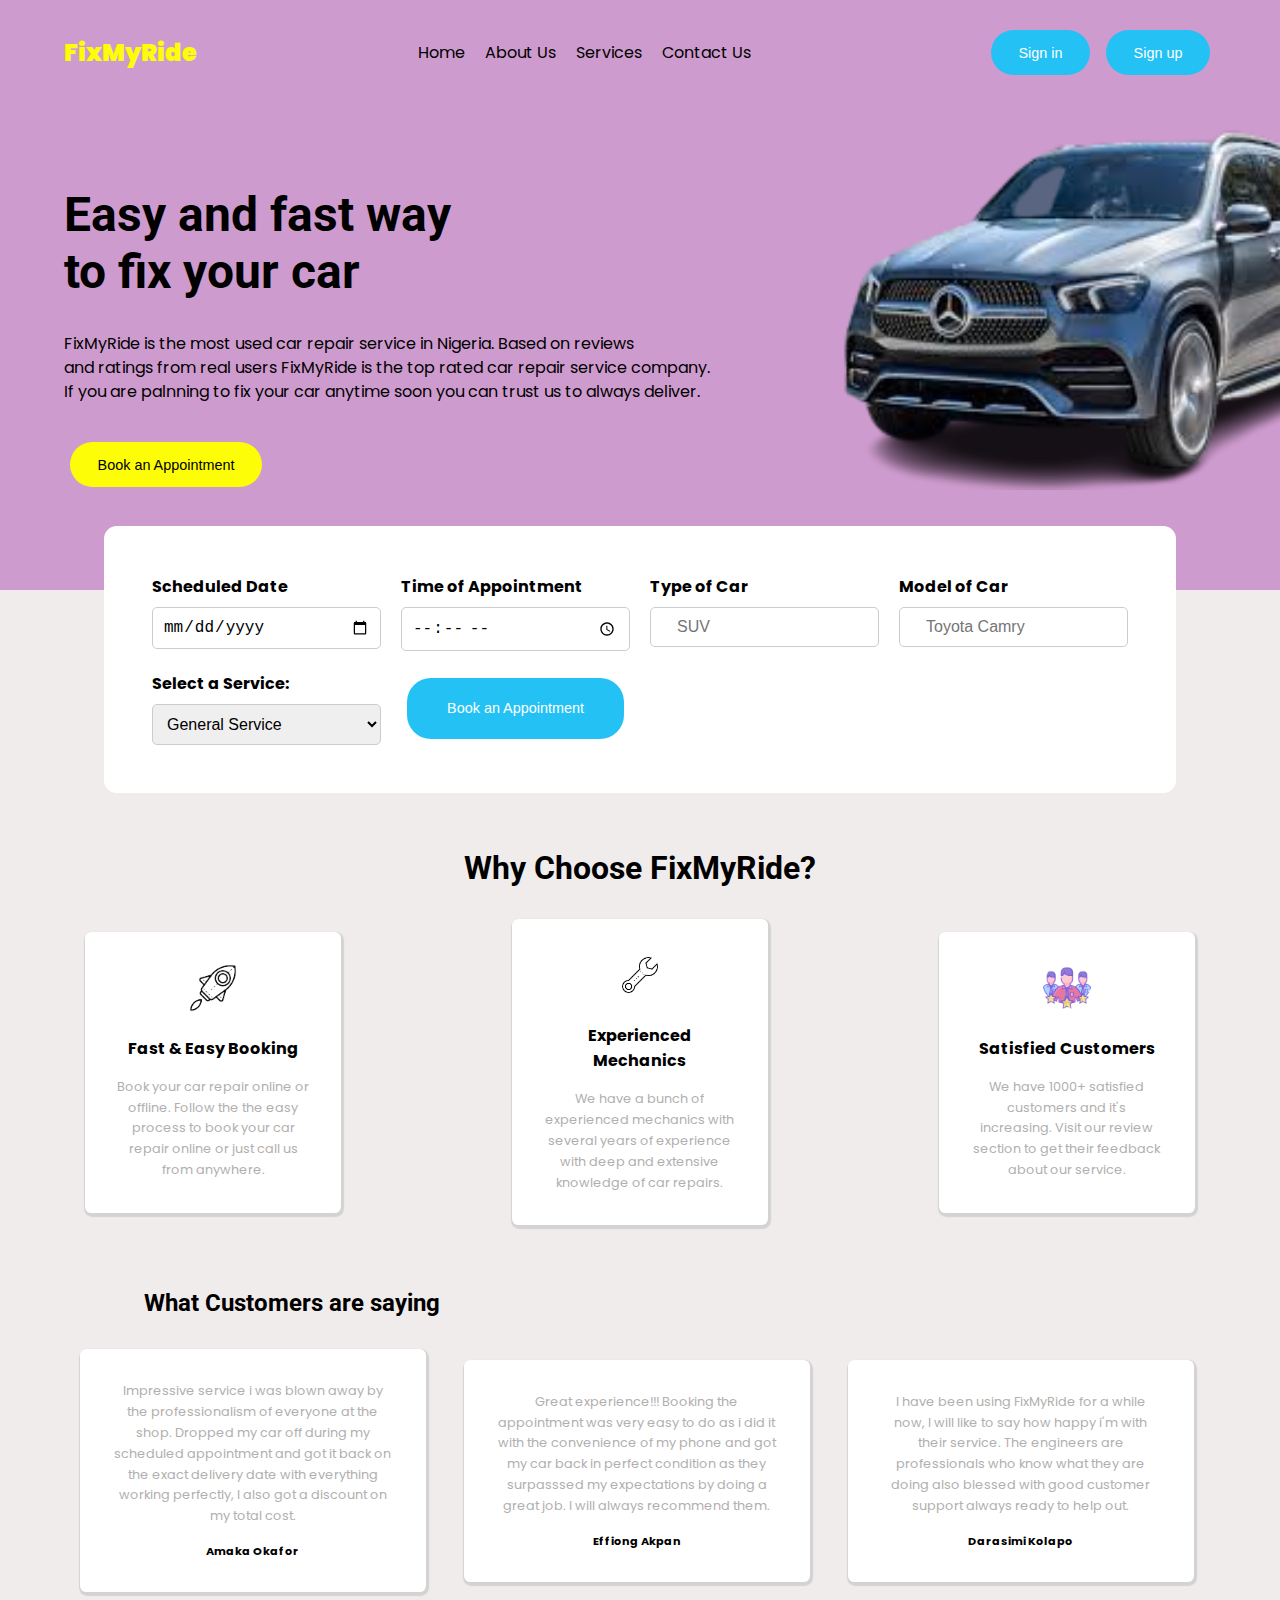
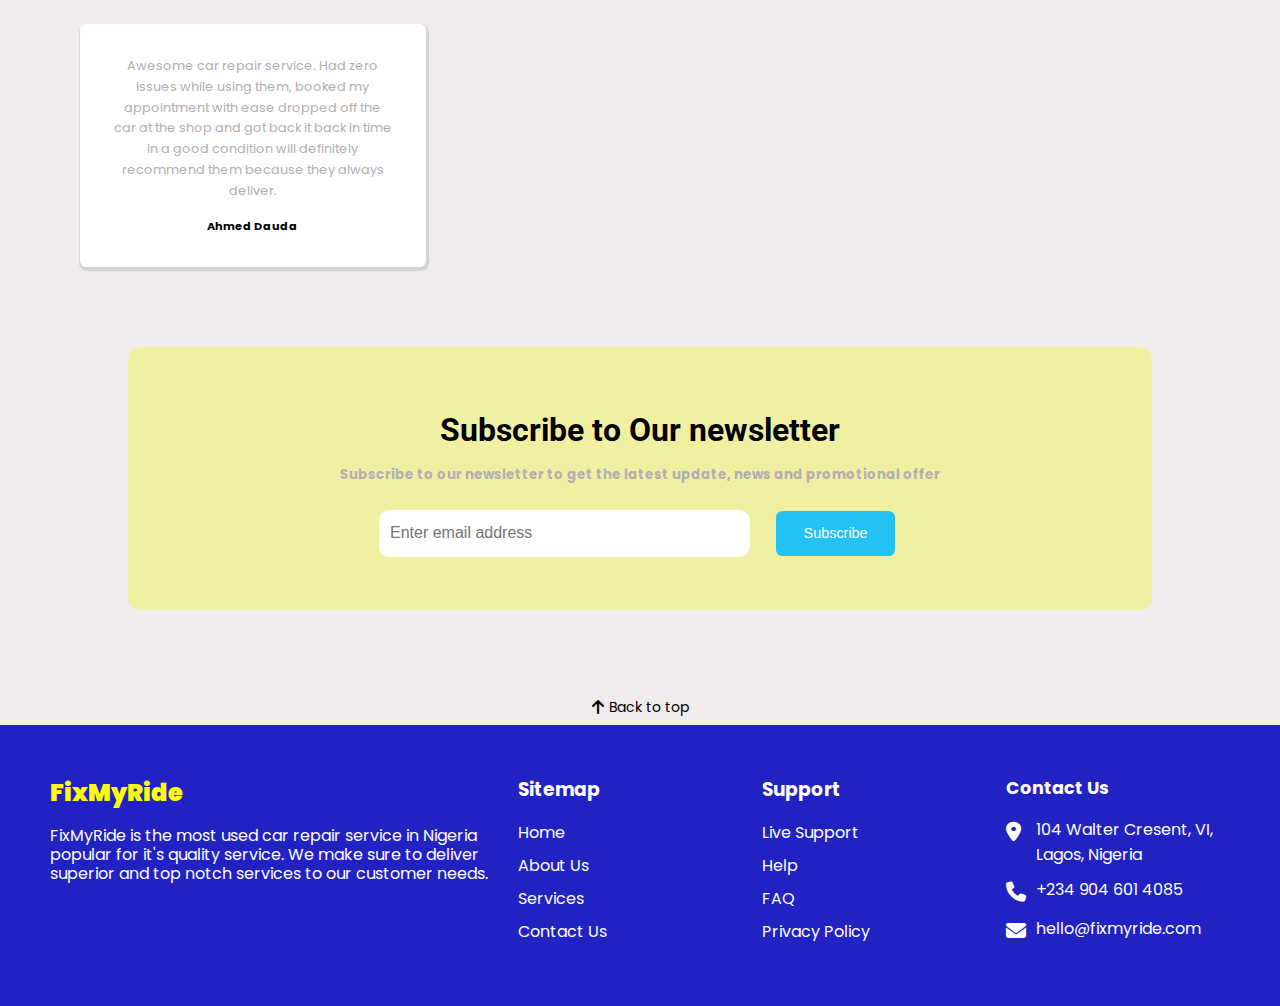
<file: index.html>
<!DOCTYPE html>
<html lang="en">
  <head>
    <meta charset="UTF-8" />
    <meta http-equiv="X-UA-Compatible" content="IE=edge" />
    <meta name="viewport" content="width=device-width, initial-scale=1.0" />
    <title>FixMyRide</title>
    <link
      rel="stylesheet"
      href="https://cdnjs.cloudflare.com/ajax/libs/font-awesome/6.4.0/css/all.min.css"
    />
    <link rel="stylesheet" href="style.css" />
  </head>
  <body>
    <main>
      <!-- Naviagtion -->
      <header>
        <div class="navigation">
          <nav>
            <div class="logo">
              <h2>FixMyRide</h2>
            </div>

            <div class="nav-list">
              <ul class="menu">
                <li><a href="#">Home</a></li>
                <li><a href="about.html">About Us</a></li>
                <li><a href="services.html">Services</a></li>
                <li><a href="#contact">Contact Us</a></li>
              </ul>

              <div class="right-nav">
                <button class="btn-sign-in">
                  <a href="customer-sign-in.html">Sign in</a>
                </button>
                <button class="btn-sign-up">
                  <a href="customer-sign-up.html">Sign up</a>
                </button>
              </div>
            </div>

            <div class="hamburger-menu">
              <span class="bar"></span>
              <span class="bar"></span>
              <span class="bar"></span>
            </div>
          </nav>
        </div>
      </header>

      <!-- Hero Section -->
      <section class="hero-section">
        <div class="left-section">
          <h1>
            Easy and fast way <br />
            to fix your car
          </h1>
          <p>
            FixMyRide is the most used car repair service in Nigeria. Based on
            reviews <br />
            and ratings from real users FixMyRide is the top rated car repair
            service company. <br />
            If you are palnning to fix your car anytime soon you can trust us to
            always deliver.
          </p>
          <button type="button" class="appointment">
            <a href="#appointment">Book an Appointment</a>
          </button>
        </div>

        <div class="right-section">
          <img src="images/benz.png" alt="" />
        </div>
      </section>

      <!-- Appointment Section -->
      <section class="appointment-section" id="appointment">
        <div class="appointment-container">
          <form action="http://localhost:5000/appointments" id="appointment-form" method="POST">
            <div class="form-field">
              <label for="date">Scheduled Date</label>
              <input type="date" name="date" id="date" />
            </div>

            <div class="form-field">
              <label for="time">Time of Appointment</label>
              <input type="time" name="time" id="time" />
            </div>

            <div class="form-field">
              <label for="type">Type of Car</label>
              <input type="text" name="type" id="type" placeholder="SUV" />
            </div>

            <div class="form-field">
              <label for="model">Model of Car</label>
              <input
                type="text"
                name="model"
                id="model"
                placeholder="Toyota Camry"
              />
            </div>

            <div class="form-field">
              <label for="services">Select a Service:</label>
              <select name="service" id="service">
                <option value="general car service">General Service</option>
                <option value="brake repair">Brake Repairs</option>
                <option value="AC service">AC Service & Repair</option>
                <option value="Car inspection">Car Inspection</option>
                <option value="Clutch Repair">Clutch Repair</option>
                <option value="Suspension repair">Suspension Repair</option>
                <option value="Battery Replacement">Battery Replacement</option>
                <option value="Tire & Wheels">Tire & Wheels</option>
                <option value="Wimdshield & Light">Windshield & Light</option>
                <option value="Car detailing">Car Detailing</option>
                <option value="car fitments">Car Fitments</option>
                <option value="Dent & Painting">Denting & Painting</option>
                <option value="Car Major Repair">Car Major Repair</option>
                <option value="Insurance Claim">Insurance Claim</option>
              </select>
            </div>

            <button type="submit" class="book">Book an Appointment</button>
          </form>
        </div>
      </section>

      <!-- Why FixMyRide -->
      <section class="why-fixmyride">
        <h1 class="choose">Why Choose FixMyRide?</h1>

        <div class="container">
          <div class="container1">
            <img src="images/rocket.png" alt="rocket" />
            <h2>Fast & Easy Booking</h2>
            <p>
              Book your car repair online or offline. Follow the the easy
              process to book your car repair online or just call us from
              anywhere.
            </p>
          </div>

          <div class="container2">
            <img src="images/wrench.png" alt="wrench" />
            <h2>Experienced Mechanics</h2>
            <p>
              We have a bunch of experienced mechanics with several years of
              experience with deep and extensive knowledge of car repairs.
            </p>
          </div>

          <div class="container3">
            <img src="images/customer.png" alt="happy customer" />
            <h2>Satisfied Customers</h2>
            <p>
              We have 1000+ satisfied customers and it's increasing. Visit our
              review section to get their feedback about our service.
            </p>
          </div>
        </div>
      </section>

      <!-- Cutomer Reviews -->
      <section class="testimonial">
        <h2>What Customers are saying</h2>
        <div class="review">
          <div class="review1">
            <p>
              Impressive service i was blown away by the professionalism of
              everyone at the shop. Dropped my car off during my scheduled
              appointment and got it back on the exact delivery date with
              everything working perfectly, I also got a discount on my total cost.
            </p>
            <div class="review-detail">
              <h4>Amaka Okafor</h4>
            </div>
          </div>

          <div class="review2">
            <p>
              Great experience!!! Booking the appointment was very easy to do as
              i did it with the convenience of my phone and got my car back in
              perfect condition as they surpasssed my expectations by doing a
              great job. I will always recommend them.
            </p>
            <h4>Effiong Akpan</h4>
          </div>

          <div class="review3">
            <p>
              I have been using FixMyRide for a while now, I will like to say
              how happy i'm with their service. The engineers are professionals
              who know what they are doing also blessed with good customer
              support always ready to help out.
            </p>
            <h4>Darasimi Kolapo</h4>
          </div>

          <div class="review4">
            <p>
              Awesome car repair service. Had zero issues while using them,
              booked my appointment with ease dropped off the car at the shop
              and got back it back in time in a good condition will definitely
              recommend them because they always deliver.
            </p>
            <h4>Ahmed Dauda</h4>
          </div>
        </div>
      </section>

      <!-- Newsletter Section -->
      <section class="newsletter">
        <div class="newsletter-container">
          <div class="text">
            <h1>Subscribe to Our newsletter</h1>
            <h5>
              Subscribe to our newsletter to get the latest update, news and
              promotional offer
            </h5>
          </div>

          <div class="subscribe">
            <form action="">
              <input
                type="text"
                name="email"
                id="email"
                placeholder="Enter email address"
              />
              <button type="submit" class="btn-subscribe">Subscribe</button>
            </form>
          </div>
        </div>
      </section>

      <section>
        <div class="arrow">
          <ul class="top">
            <li>
              <span><a href="#"><i class="fa-solid fa-arrow-up"></i></a></span>
              <span><p>Back to top</p></span>
            </li>
          </ul>
        </div>
      </section>

      <!-- Footer Section -->
      <section class="footer" id="contact">
        <footer>
          <div class="footer-container">
            <div class="sec footer-left">
              <div class="logo">
                <h2 class="fix">FixMyRide</h2>
              </div>
              <p>
                FixMyRide is the most used car repair service in Nigeria popular
                for it's quality service. We make sure to deliver superior and
                top notch services to our customer needs.
              </p>
            </div>

            <div class="sec footer-center">
              <h3>Sitemap</h3>

              <ul>
                <li><a href="#">Home</a></li>
                <li><a href="about.html">About Us</a></li>
                <li><a href="services.html">Services</a></li>
                <li><a href="#contact">Contact Us</a></li>
              </ul>
            </div>

            <div class="sec footer-center">
              <h3>Support</h3>

              <ul>
                <li><a href="#">Live Support</a></li>
                <li><a href="#">Help</a></li>
                <li><a href="#">FAQ</a></li>
                <li><a href="#">Privacy Policy</a></li>
              </ul>
            </div>

            <div class="sec footer-right">
              <h3>Contact Us</h3>

              <ul class="info">
                <li>
                  <span><i class="fa-solid fa-location-dot"></i></span>
                  <span>104 Walter Cresent, VI, Lagos, Nigeria</span>
                </li>

                <li>
                  <span><i class="fa-solid fa-phone"></i></span>
                  <p><a href="tel:+2349046014085">+234 904 601 4085</a></p>
                </li>

                <li>
                  <span><i class="fa-solid fa-envelope"></i></span>
                  <p>
                    <a href="mailto:hello@fixmyride.com">hello@fixmyride.com</a>
                  </p>
                </li>
              </ul>
            </div>
          </div>
        </footer>
      </section>
    </main>
    <script src="index.js"></script>
  </body>
</html>
</file>
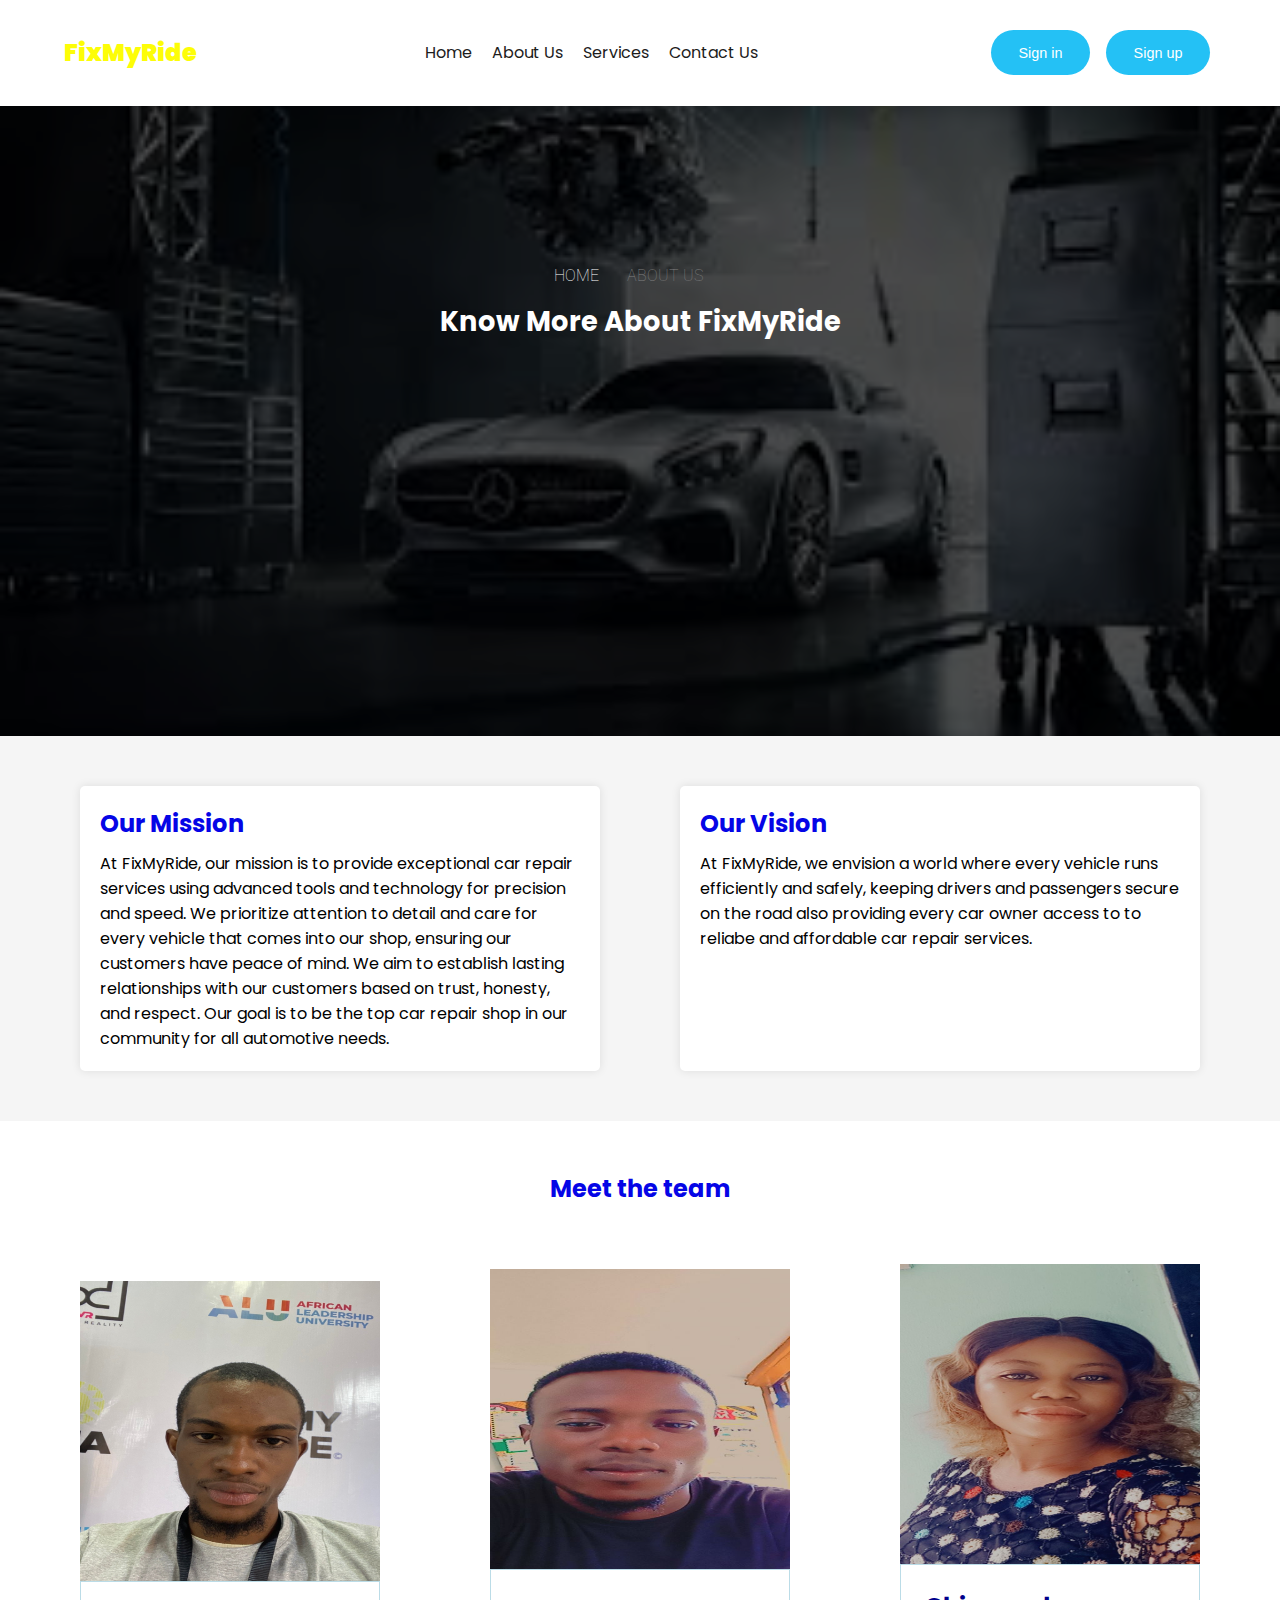
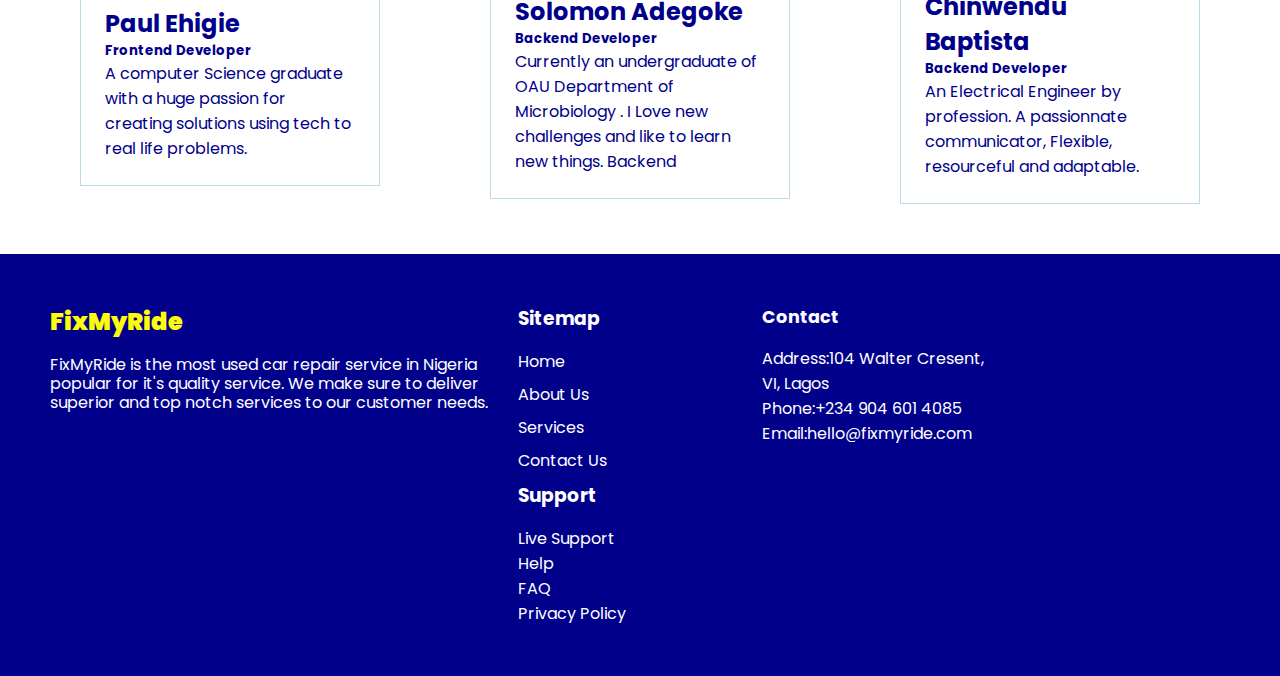
<file: about.html>
<!DOCTYPE html>
<html lang="en">
  <head>
    <meta charset="UTF-8" />
    <meta http-equiv="X-UA-Compatible" content="IE=edge" />
    <meta name="viewport" content="width=device-width, initial-scale=1.0" />
    <title>About Us</title>
    <link rel="stylesheet" href="styles/about.css" />
  </head>
  <body>
    <main>
      <!-- Naviagtion -->
      <header>
        <div class="navigation">
          <nav>
            <div class="logo">
              <h2>FixMyRide</h2>
            </div>

            <ul>
              <li><a href="index.html">Home</a></li>
              <li><a href="#">About Us</a></li>
              <li><a href="#">Services</a></li>
              <li><a href="#contact">Contact Us</a></li>
            </ul>

            <div class="right-nav">
              <button class="btn-sign-in">
                <a href="customer-sign-in.html">Sign in</a>
              </button>
              <button class="btn-sign-up">
                <a
                  href="customer-sign-up.html
                "
                  >Sign up</a
                >
              </button>
            </div>
          </nav>
        </div>
      </header>

      <!-- Hero Section -->
      <section class="hero">
        <div class="hero-container">
          <div class="hero-detail">
            <h3><a href="index.html">Home</a></h3>
            <h3 class="color">About us</h3>

            <p>Know more about FixMyRide</p>
          </div>
        </div>
      </section>

      <!-- vision and mission section -->
      <section class="vision-section">
        <div class="vision-container">
          <div class="details">
            <div class="mission">
              <h1>Our Mission</h1>
              <p>
                At FixMyRide, our mission is to provide exceptional car repair
                services using advanced tools and technology for precision and
                speed. We prioritize attention to detail and care for every
                vehicle that comes into our shop, ensuring our customers have
                peace of mind. We aim to establish lasting relationships with
                our customers based on trust, honesty, and respect. Our goal is
                to be the top car repair shop in our community for all
                automotive needs.
              </p>
            </div>

            <div class="vision">
              <h1>Our Vision</h1>
              <p>
                At FixMyRide, we envision a world where every vehicle runs
                efficiently and safely, keeping drivers and passengers secure on
                the road also providing every car owner access to to reliabe and
                affordable car repair services.
              </p>
            </div>
          </div>
        </div>
      </section>

      <!-- Team section -->
      <section class="team-section">
        <h1>Meet the team</h1>
        <div class="team-container">
          <div class="paul">
            <img class="image" src="images/Ehigie Paul.jpeg" alt="image" />

            <div class="container">
              <h2>Paul Ehigie</h2>
              <h5>Frontend Developer</h5>
              <p>
                A computer Science graduate with a huge passion for creating
                solutions using tech to real life problems.
              </p>
            </div>
          </div>

          <div class="solomon">
            <img class="image" src="images/Solomon.jpeg" alt="image" />

            <div class="container">
              <h2>Solomon Adegoke</h2>
              <h5>Backend Developer</h5>
              <p>
                Currently an undergraduate of OAU Department of Microbiology .
                I Love new challenges and like to learn new things.
                Backend
              </p>
            </div>
          </div>

          <div class="chinwendu">
            <img class="image" src="images/Chinwendu.jpeg" alt="image" />

            <div class="container">
              <h2>Chinwendu Baptista</h2>
              <h5>Backend Developer</h5>
              <p>
                An Electrical Engineer by profession. A passionnate
                communicator, Flexible, resourceful and adaptable.
              </p>
            </div>
          </div>
        </div>
      </section>

      <!-- Footer Section -->
      <section class="footer" id="contact">
        <footer>
          <div class="footer-container">
            <div class="footer-left">
              <div class="logo">
                <h2 class="fix">FixMyRide</h2>
              </div>
              <p>
                FixMyRide is the most used car repair service in Nigeria popular
                for it's quality service. We make sure to deliver superior and
                top notch services to our customer needs.
              </p>
            </div>

            <div class="footer-center">
              <div class="footer-links link1">
                <h3>Sitemap</h3>

                <ul>
                  <li><a href="index.html">Home</a></li>
                  <li><a href="#">About Us</a></li>
                  <li><a href="#">Services</a></li>
                  <li><a href="#contact">Contact Us</a></li>
                </ul>
              </div>

              <div class="footer-links">
                <h3>Support</h3>

                <ul>
                  <li>Live Support</li>
                  <li>Help</li>
                  <li>FAQ</li>
                  <li>Privacy Policy</li>
                </ul>
              </div>
            </div>

            <div class="footer-right">
              <h3>Contact</h3>
              <p><span>Address:</span>104 Walter Cresent, VI, Lagos</p>
              <p><span>Phone:</span>+234 904 601 4085</p>
              <p><span>Email:</span>hello@fixmyride.com</p>
            </div>

            <!-- <div class="copyright">
              <p>&#169;2023 FixMyRide All rights reserved.</p>

              <div class="social-icons"></div>

              <div class="terms">
                <p>Terms & Conditions</p>
              </div>
            </div> -->
          </div>
        </footer>
      </section>
    </main>
  </body>
</html>
</file>
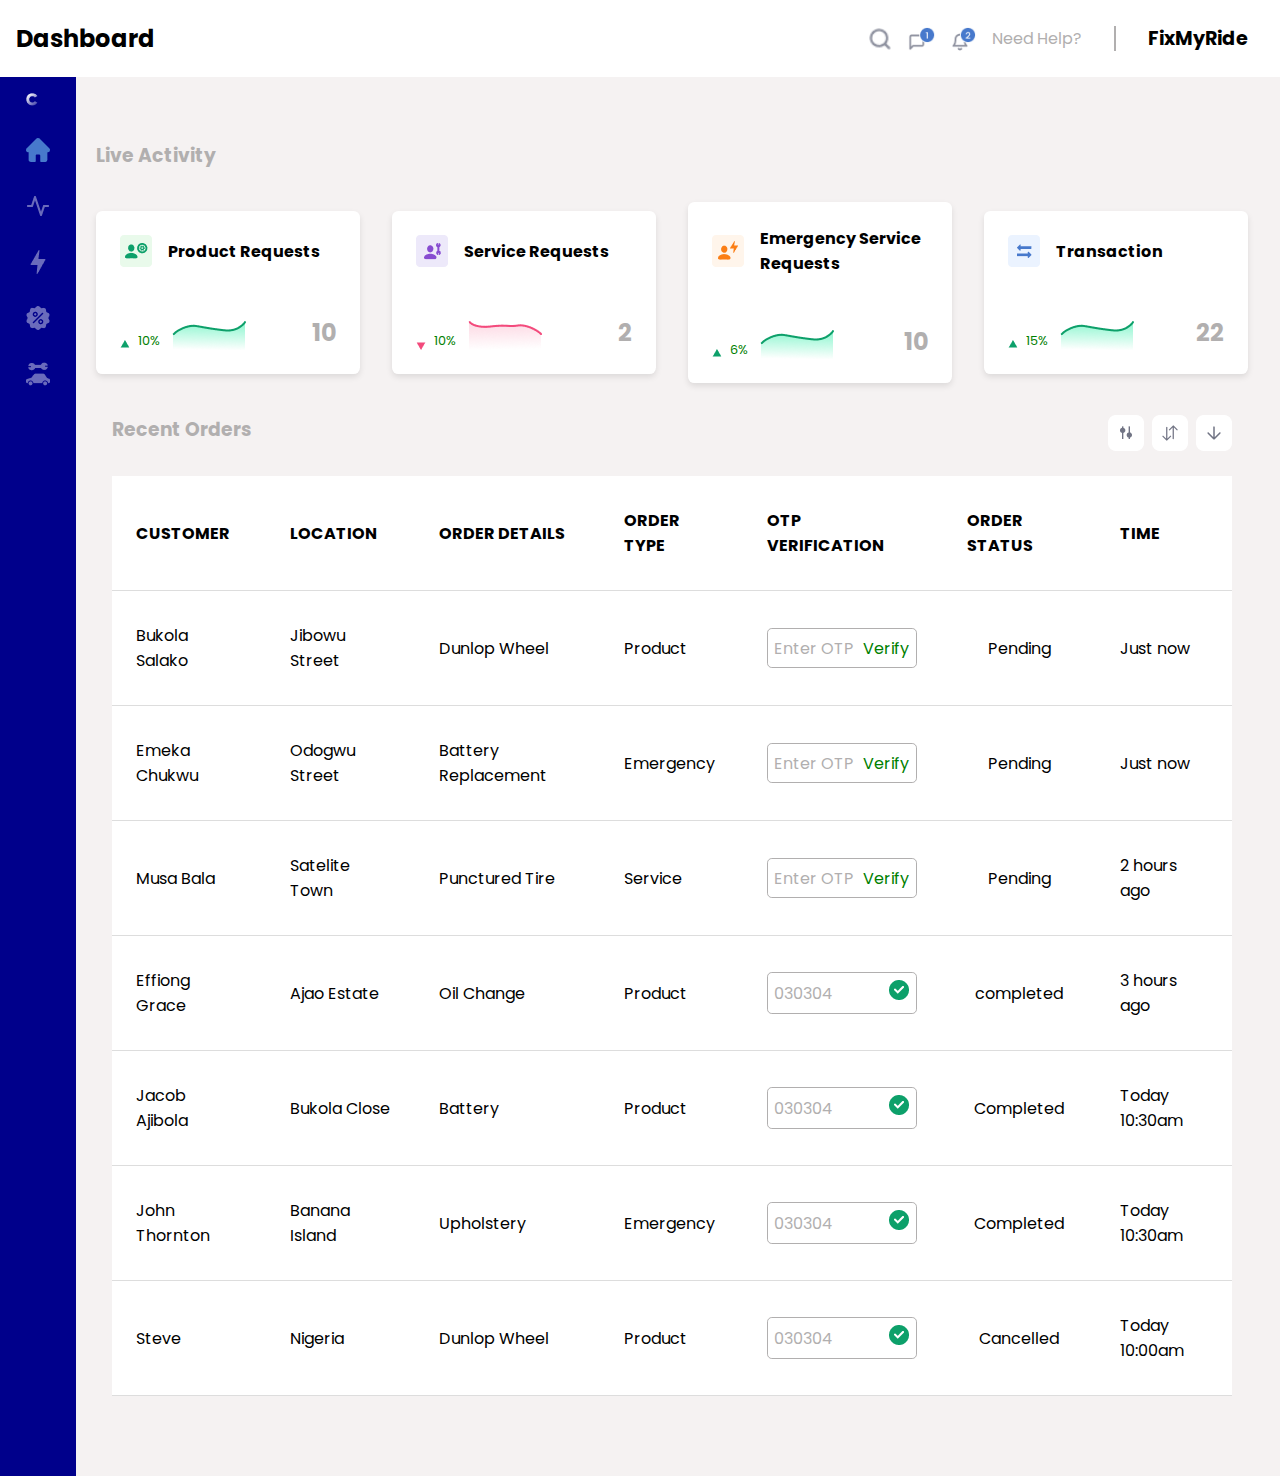
<file: admin-dashboard.html>
<!DOCTYPE html>
<html lang="en">
  <head>
    <meta charset="UTF-8" />
    <meta http-equiv="X-UA-Compatible" content="IE=edge" />
    <meta name="viewport" content="width=device-width, initial-scale=1.0" />
    <title>Admin Dashboard</title>
    <link rel="stylesheet" href="./styles/admin-dashboard.css" />
  </head>
  <body>
    <!-- Navigation -->
    <header>
      <nav>
        <h2>Dashboard</h2>
        <h3>FixMyRide</h3>

        <div class="nav-right">
          <div class="notification">
            <img src="./images/search.png" alt="search" />
            <img src="./images/Group 573.png" alt="image" />
            <img src="./images/Group 572.png" alt="image" />

            <p>Need Help?</p>
          </div>

          <div class="fixmyride">
            <h4><a href="./index.html">FixMyRide</a></h4>
          </div>
        </div>
      </nav>
    </header>

    <main>
      <!-- Side Bar -->
      <section class="side-bar">
        <div class="side-bar-container">
          <div class="side-bar-icons">
            <img src="./images/C.png" alt="C" />
            <img src="./images/Home icon.png" alt="Home" />
            <img src="./images/Activity icon.png" alt="activity" />
            <img src="./images/Emergency icon.png" alt="emergency" />
            <img src="./images/Discount icon.png" alt="discount" />
            <img src="./images/Car-repair icon.png" alt="car repair" />
          </div>
        </div>
      </section>

      <div class="container">
        <!-- Live Activity -->
        <section class="live-activity">
          <div class="activity">
            <h3>Live Activity</h3>
            <div class="product-update">
              <div class="update">
                <div class="request">
                  <img
                    src="./images/Product requests icon.png"
                    alt="product request"
                  />
                  <p>Product Requests</p>
                </div>

                <div class="graph">
                  <img class="icon" src="./images/Graph.png" alt="graph" />
                  <p>10%</p>
                  <img src="./images/Graph (up).png" alt="graph" />
                  <h1 class="number">10</h1>
                </div>
              </div>

              <div class="update">
                <div class="request">
                  <img
                    src="./images/Service requests icon.png"
                    alt="service request"
                  />
                  <p>Service Requests</p>
                </div>

                <div class="graph">
                  <img class="icon" src="./images/Graph (1).png" alt="graph" />
                  <p>10%</p>
                  <img src="./images/Graph (Down).png" alt="graph" />
                  <h1 class="number">2</h1>
                </div>
              </div>

              <div class="update">
                <div class="request">
                  <img
                    src="./images/Emergency Service requests icon.png"
                    alt="service request"
                  />
                  <p>Emergency Service Requests</p>
                </div>

                <div class="graph">
                  <img class="icon" src="./images/Graph.png" alt="graph" />
                  <p>6%</p>
                  <img src="./images/Graph (up).png" alt="graph" />
                  <h1 class="number">10</h1>
                </div>
              </div>

              <div class="update">
                <div class="request">
                  <img
                    src="./images/Emergency Service requests icon (1).png"
                    alt="service request"
                  />
                  <p>Transaction</p>
                </div>

                <div class="graph">
                  <img class="icon" src="./images/Graph.png" alt="graph" />
                  <p>15%</p>
                  <img src="./images/Graph (up).png" alt="graph" />
                  <h1 class="number">22</h1>
                </div>
              </div>
            </div>
          </div>
        </section>

        <!-- Recent Order -->
        <section class="recent-order">
          <div class="order-header">
            <h3>Recent Orders</h3>
            <img src="./images/Frame 575.png" alt="image" />
          </div>

          <div class="table-container">
            <table class="table">
              <thead>
                <tr>
                  <th scope="col">Customer</th>
                  <th scope="col">Location</th>
                  <th scope="col">Order Details</th>
                  <th scope="col">Order Type</th>
                  <th scope="col">OTP Verification</th>
                  <th scope="col">Order Status</th>
                  <th scope="col">Time</th>
                </tr>
              </thead>
              <tbody>
                <tr>
                  <td>Bukola Salako</td>
                  <td>Jibowu Street</td>
                  <td>Dunlop Wheel</td>
                  <td>Product</td>
                  <td>
                    <p class="otp">Enter OTP <span>Verify</span></p>
                  </td>
                  <td class="pending">Pending</td>
                  <td>Just now</td>
                </tr>
                <tr>
                  <td>Emeka Chukwu</td>
                  <td>Odogwu Street</td>
                  <td>Battery Replacement</td>
                  <td>Emergency</td>
                  <td>
                    <p class="otp">Enter OTP <span>Verify</span></p>
                  </td>
                  <td class="pending">Pending</td>
                  <td>Just now</td>
                </tr>
                <tr>
                  <td>Musa Bala</td>
                  <td>Satelite Town</td>
                  <td>Punctured Tire</td>
                  <td>Service</td>
                  <td>
                    <p class="otp">Enter OTP <span>Verify</span></p>
                  </td>
                  <td class="pending">Pending</td>
                  <td>2 hours ago</td>
                </tr>
                <tr>
                  <td>Effiong Grace</td>
                  <td>Ajao Estate</td>
                  <td>Oil Change</td>
                  <td>Product</td>
                  <td>
                    <p class="otp">
                      030304<span
                        ><img src="./images/Group 508.png" alt="check"
                      /></span>
                    </p>
                  </td>
                  <td class="completed">completed</td>
                  <td>3 hours ago</td>
                </tr>
                <tr>
                  <td>Jacob Ajibola</td>
                  <td>Bukola Close</td>
                  <td>Battery</td>
                  <td>Product</td>
                  <td>
                    <p class="otp">
                      030304<span
                        ><img src="./images/Group 508.png" alt="check"
                      /></span>
                    </p>
                  </td>
                  <td class="completed">Completed</td>
                  <td>Today 10:30am</td>
                </tr>
                <tr>
                  <td>John Thornton</td>
                  <td>Banana Island</td>
                  <td>Upholstery</td>
                  <td>Emergency</td>
                  <td>
                    <p class="otp">
                      030304<span
                        ><img src="./images/Group 508.png" alt="check"
                      /></span>
                    </p>
                  </td>
                  <td class="completed">Completed</td>
                  <td>Today 10:30am</td>
                </tr>
                <tr>
                  <td>Steve</td>
                  <td>Nigeria</td>
                  <td>Dunlop Wheel</td>
                  <td>Product</td>
                  <td>
                    <p class="otp">
                      030304<span
                        ><img src="./images/Group 508.png" alt="check"
                      /></span>
                    </p>
                  </td>
                  <td class="cancelled">Cancelled</td>
                  <td>Today 10:00am</td>
                </tr>
              </tbody>
            </table>
          </div>
        </section>
      </div>
    </main>
  </body>
</html>
</file>
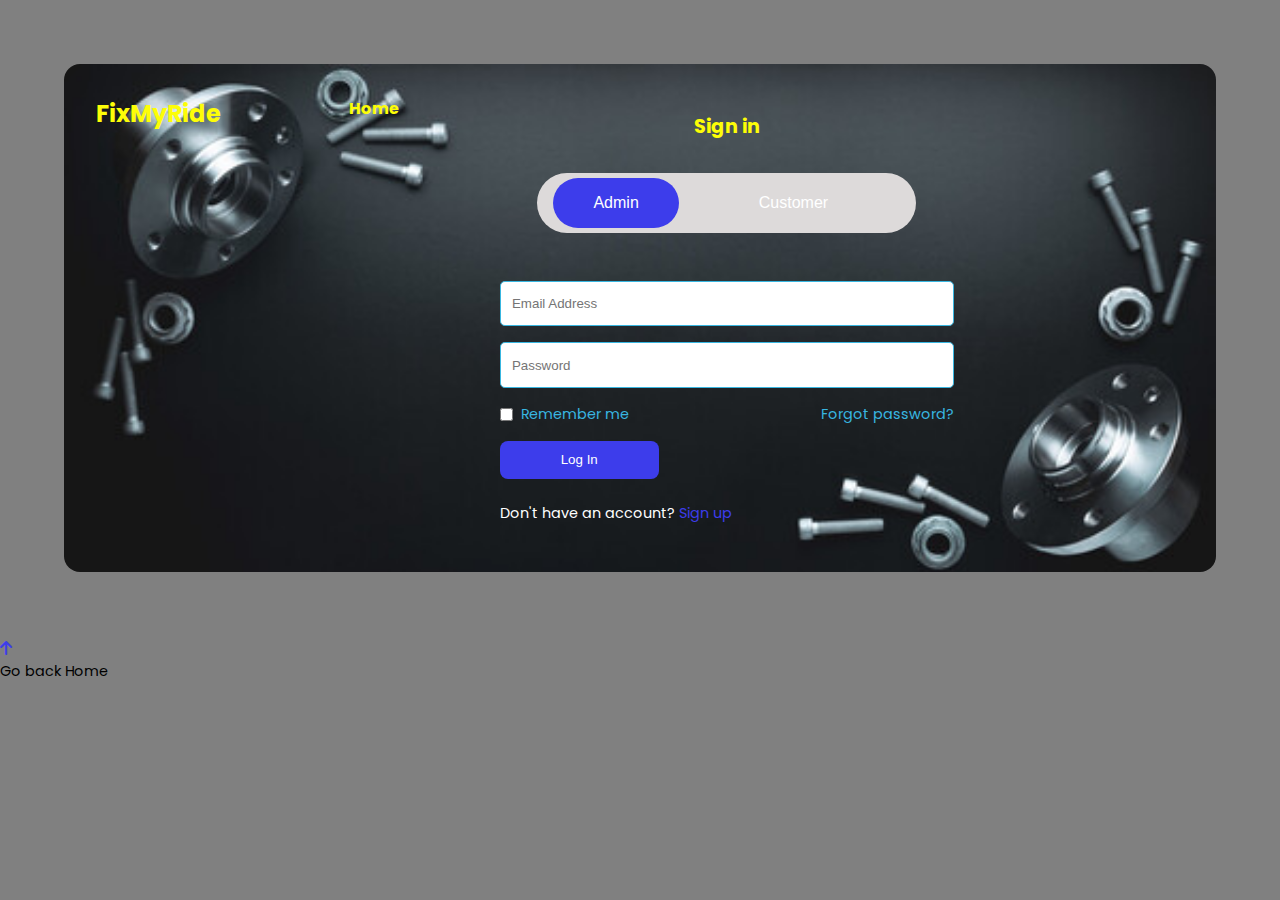
<file: admin-sign-in.html>
<!DOCTYPE html>
<html lang="en">
  <head>
    <script src="login.js"></script>
    <meta charset="UTF-8" />
    <meta http-equiv="X-UA-Compatible" content="IE=edge" />
    <meta name="viewport" content="width=device-width, initial-scale=1.0" />
    <title>Admin Sign in</title>
    <link
    rel="stylesheet"
    href="https://cdnjs.cloudflare.com/ajax/libs/font-awesome/6.4.0/css/all.min.css"
  />

    <link rel="stylesheet" href="styles/admin-sign-in.css" />
  </head>
  <body>
    <div class="container">
      <div class="image">
        <h2>FixMyRide</h2>
        <h3><a href="index.html">Home</a></h3>
      </div>

      <div class="login-con">
        <h3>Sign in</h3>

        <div class="button">
          <button class="admin">Admin</button>
          <button class="customer">
            <a href="customer-sign-up.html">Customer</a>
          </button>
        </div>

        <form id="login-form">
          <input
            type="text"
            name="email"
            id="email"
            placeholder="Email Address"
            autocomplete="on"
          />

          <input
            type="password"
            name="password"
            id="password"
            placeholder="Password"
            autocomplete="on"
          />

          <div class="forgot-pwd">
            <input type="checkbox" name="remember-me" id="remember-me" />
            <label for="remember-me">Remember me</label>
            <p class="pwd">Forgot password?</p>
          </div>
        </form>

        <div class="sign-in">
          <a href="./admin-dashboard.html"><input type="submit" value="Log In" onclick="login()" class="log-in"></a>
        </div>
        <p class="option">
          Don't have an account?
          <span><a href="admin-sign-up.html">Sign up</a></span>
        </p>
      </div>
    </div>

    <section>
      <div class="arrow">
        <ul class="top">
          <li>
            <span><a href="index.html"><i class="fa-solid fa-arrow-up"></i></a></span>
            <span><p>Go back Home</p></span>
          </li>
        </ul>
      </div>
    </section>

    <script src="index.js"></script>
  </body>
</html>
</file>
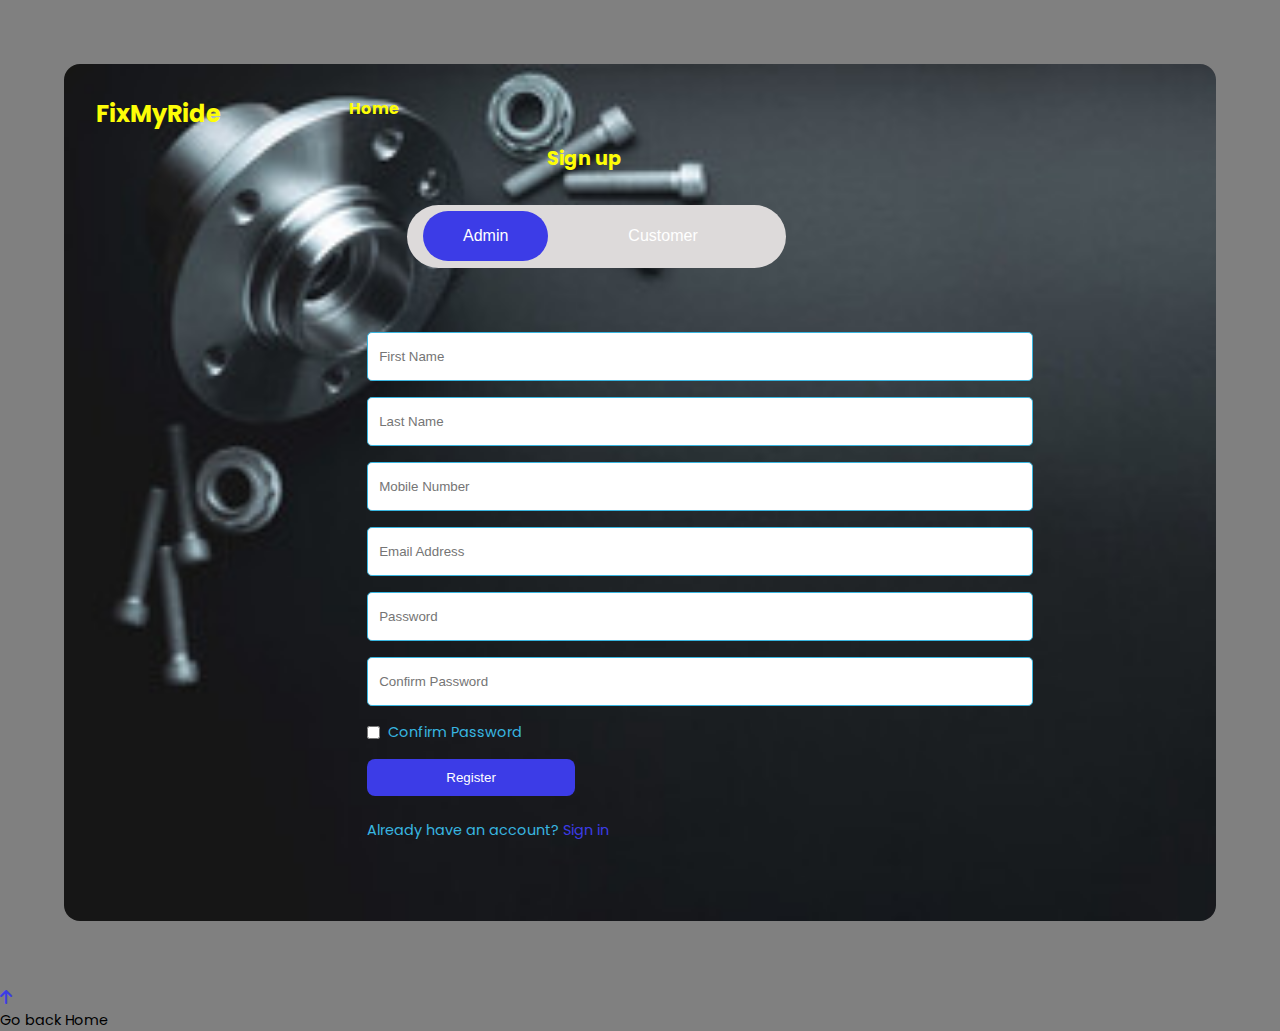
<file: admin-sign-up.html>
<!DOCTYPE html>
<html lang="en">
  <head>
    <script src="resgister.js"> </script>
    <meta charset="UTF-8" />
    <meta http-equiv="X-UA-Compatible" content="IE=edge" />
    <meta name="viewport" content="width=device-width, initial-scale=1.0" />
    <title>Admin Sign Up</title>
    <link
    rel="stylesheet"
    href="https://cdnjs.cloudflare.com/ajax/libs/font-awesome/6.4.0/css/all.min.css"
  />

    <link rel="stylesheet" href="styles/admin-sign-up.css" />
  </head>
  <body>
    <section class="container">
      <!-- Image -->
      <div class="image">
        <h2>FixMyRide</h2>
        <h3><a href="index.html">Home</a></h3>
      </div>

      <div class="sign-up-form">
        <h3>Sign up</h3>

        <div class="button">
          <button class="admin">Admin</button>
          <button class="customer">
            <a href="customer-sign-up.html">Customer</a>
          </button>
        </div>

        <form action="/register" class="form" method="POST" id="register-form">
          <div class="form-contents">
            <input
              type="text"
              name="first name"
              id="first name"
              placeholder="First Name"
              autocomplete="on"
              required
            />
            <input
              type="text"
              name="last name"
              id="last name"
              placeholder="Last Name"
              autocomplete="on"
              required
            />
            <input
              type="tel"
              name="mobile no"
              id="mobile no"
              placeholder="Mobile Number"
              autocomplete="on"
              required
            />
            <input
              type="email"
              name="email"
              id="email"
              placeholder="Email Address"
              autocomplete="on"
              required
            />
            <input
              type="password"
              name="password"
              id="password"
              placeholder="Password"
              autocomplete="on"
              required
            />

            <input
              type="password"
              name="password"
              id="password"
              placeholder="Confirm Password"
              autocomplete="on"
              required
            />

            <div class="confirm-pwd">
              <input type="checkbox" name="confirm-pwd" id="confirm-pwd" />
              <label for="remember-me">Confirm Password</label>
            </div>
          </div>

          <div class="register">
            <button class="reg">Register</button>
          </div>
          <p class="option">
            Already have an account?
            <span><a href="admin-sign-in.html">Sign in</a></span>
          </p>
        </form>
      </div>
    </section>

    
    <section>
      <div class="arrow">
        <ul class="top">
          <li>
            <span><a href="index.html"><i class="fa-solid fa-arrow-up"></i></a></span>
            <span><p>Go back Home</p></span>
          </li>
        </ul>
      </div>
    </section>
  </body>
</html>
</file>
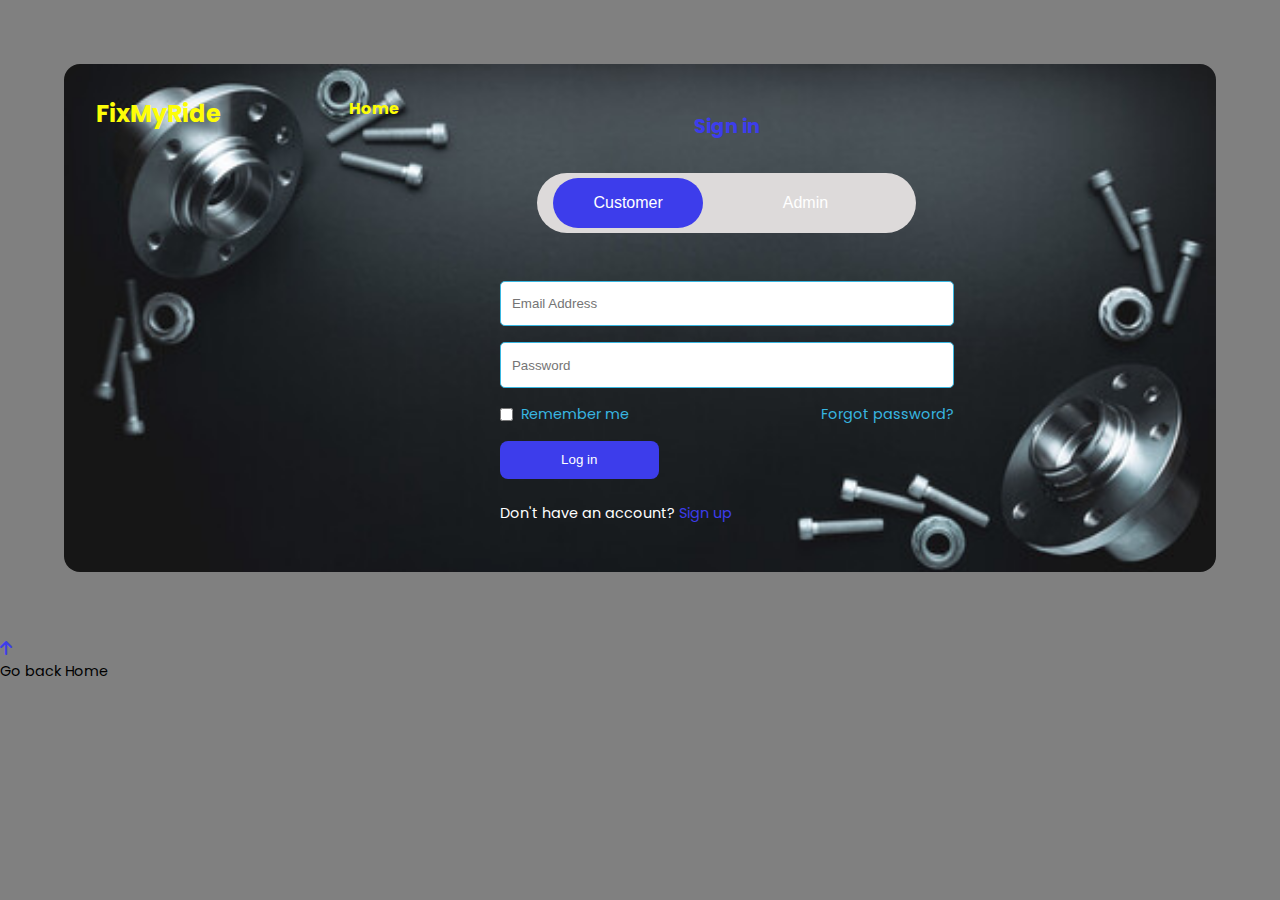
<file: customer-sign-in.html>
<!DOCTYPE html>
<html lang="en">
  <head>
    <meta charset="UTF-8" />
    <meta http-equiv="X-UA-Compatible" content="IE=edge" />
    <meta name="viewport" content="width=device-width, initial-scale=1.0" />
    <title>Customer Sign in</title>
    <script type="text/javascript" src="login.js"></script>
    <link
      rel="stylesheet"
      href="https://cdnjs.cloudflare.com/ajax/libs/font-awesome/6.4.0/css/all.min.css"
    />

    <link rel="stylesheet" href="styles/customer-sign-in.css" />
  </head>
  <body>
    <div class="container">
      <div class="image">
        <h2>FixMyRide</h2>
        <h3><a href="index.html">Home</a></h3>
      </div>

      <div class="login-con">
        <h3>Sign in</h3>

        <div class="button">
          <button class="customer">Customer</button>
          <button class="admin">
            <a href="admin-sign-in.html">Admin</a>
          </button>
        </div>

        <form
          id="login-form"
          action="http://localhost:5000/sessions"
          method="POST"
        >
          <input
            type="text"
            name="email"
            id="email"
            placeholder="Email Address"
            autocomplete="on"
          />

          <input
            type="password"
            name="password"
            id="password"
            placeholder="Password"
            autocomplete="on"
          />

          <div class="forgot-pwd">
            <input
              type="checkbox"
              name="remember-me"
              id="remember-me"
              autocomplete="on"
            />
            <label for="remember-me">Remember me</label>
            <p class="pwd">Forgot password?</p>
          </div>

          <div class="sign-in">
            <button class="log-in" type="submit">Log in</button>
          </div>
        </form>

        <p class="option">
          Don't have an account?
          <span><a href="customer-sign-up.html">Sign up</a></span>
        </p>
      </div>
    </div>

    <section>
      <div class="arrow">
        <ul class="top">
          <li>
            <span
              ><a href="index.html"><i class="fa-solid fa-arrow-up"></i></a
            ></span>
            <span><p>Go back Home</p></span>
          </li>
        </ul>
      </div>
    </section>
  </body>
</html>
</file>
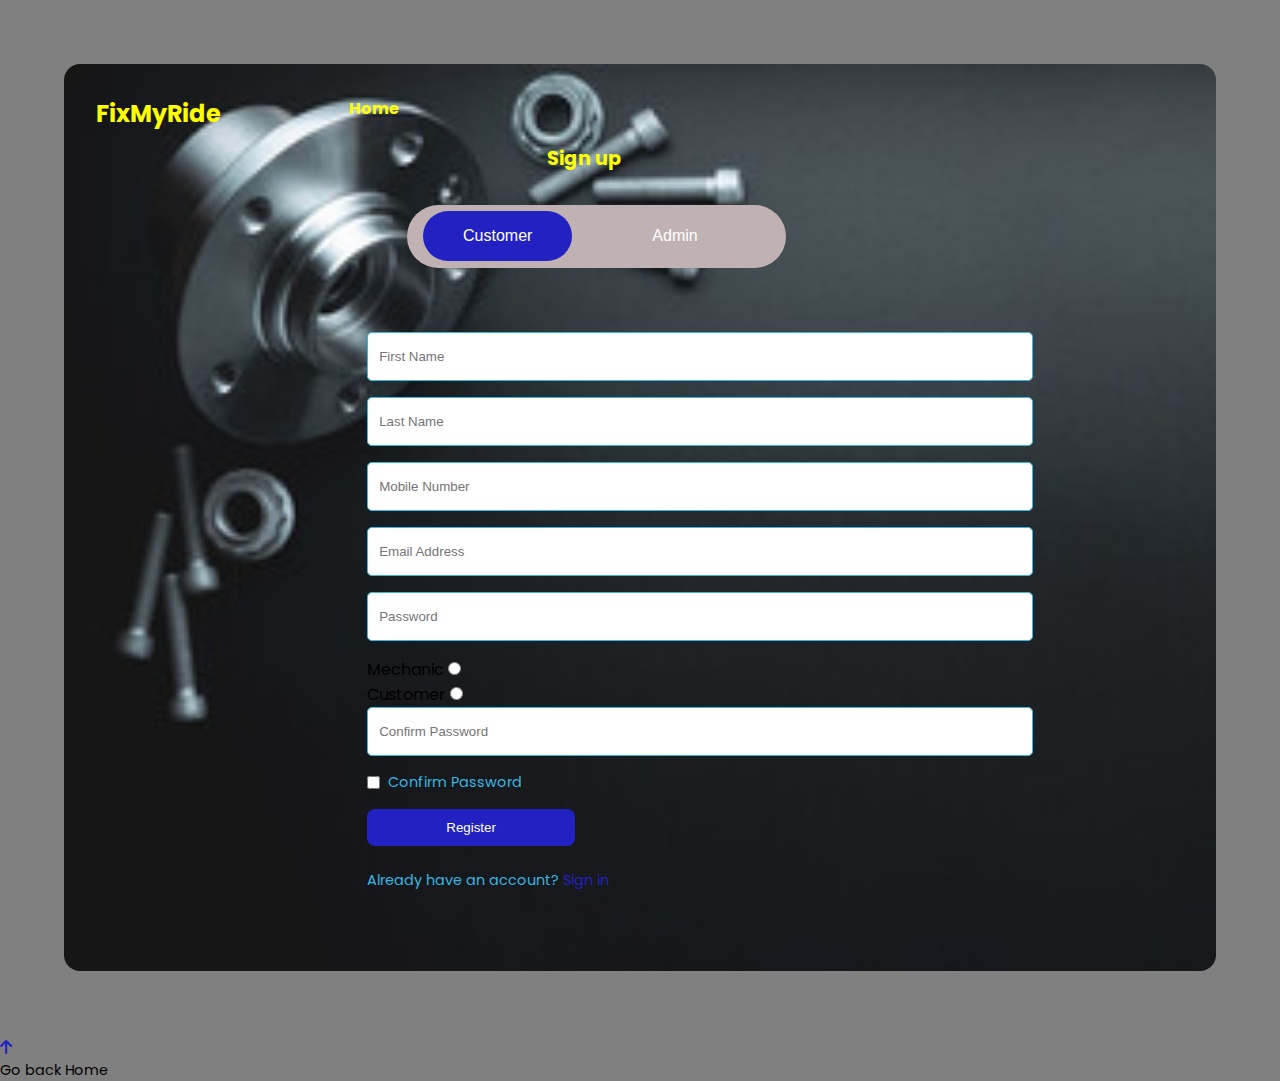
<file: customer-sign-up.html>
<!DOCTYPE html>
<html lang="en">
  <head>
    <script src="resgister.js"></script>
    <meta charset="UTF-8" />
    <meta http-equiv="X-UA-Compatible" content="IE=edge" />
    <meta name="viewport" content="width=device-width, initial-scale=1.0" />
    <title>Customer Sign Up</title>
    <link
    rel="stylesheet"
    href="https://cdnjs.cloudflare.com/ajax/libs/font-awesome/6.4.0/css/all.min.css"
  />

    <link rel="stylesheet" href="styles/customer-sign-up.css" />
  </head>
  <body>
    <section class="container" >
      <!-- Image -->
      <div class="image">
        <h2>FixMyRide</h2>

        <h3><a href="index.html">Home</a></h3>
      </div>

      <div class="sign-up-form">
        <h3>Sign up</h3>

        <div class="button">
          <button class="customer">Customer</button>
          <button class="admin">
            <a href="admin-sign-up.html">Admin</a>
          </button>
        </div>

        <form action="http://localhost:5000/register" class="form" method="POST" id="register-form">
          <div class="form-contents">
            <input
              type="text"
              name="first name"
              id="first name"
              placeholder="First Name"
              required
            />
            <input
              type="text"
              name="last name"
              id="last name"
              placeholder="Last Name"
              autocomplete="on"
              required
            />
            <input
              type="tel"
              name="mobile no"
              id="mobile no"
              placeholder="Mobile Number"
              autocomplete="on"
              required
            />
            <input
              type="email"
              name="email"
              id="email"
              placeholder="Email Address"
              autocomplete="on"
              required
            />
            <input
              type="password"
              name="password"
              id="password"
              placeholder="Password"
              autocomplete="on"
              required
            />
            <br>
            <label for="role">Mechanic</label>
            <input
              type="radio"
              name="role"
              value="Mechanic"
              autocomplete="on"
              required
            />
            <br>
            <label for="role">Customer</label>
            <input
              type="radio"
              name="role"
              value="Customer"
              autocomplete="on"
              required
            />
            <br>
            <input
              type="password"
              name="password"
              id="password"
              placeholder="Confirm Password"
              autocomplete="on"
              required
            />

            <div class="confirm-pwd">
              <input type="checkbox" name="confirm-pwd" id="confirm-pwd" />
              <label for="remember-me">Confirm Password</label>
            </div>
          </div>

          <div class="register">
            <button class="reg">Register</button>
          </div>
          <p class="option">
            Already have an account?
            <span><a href="customer-sign-in.html">Sign in</a></span>
          </p>
        </form>
      </div>
    </section>

    <section>
      <div class="arrow">
        <ul class="top">
          <li>
            <span><a href="index.html"><i class="fa-solid fa-arrow-up"></i></a></span>
            <span><p>Go back Home</p></span>
          </li>
        </ul>
      </div>
    </section>
  </body>
</html>
</file>
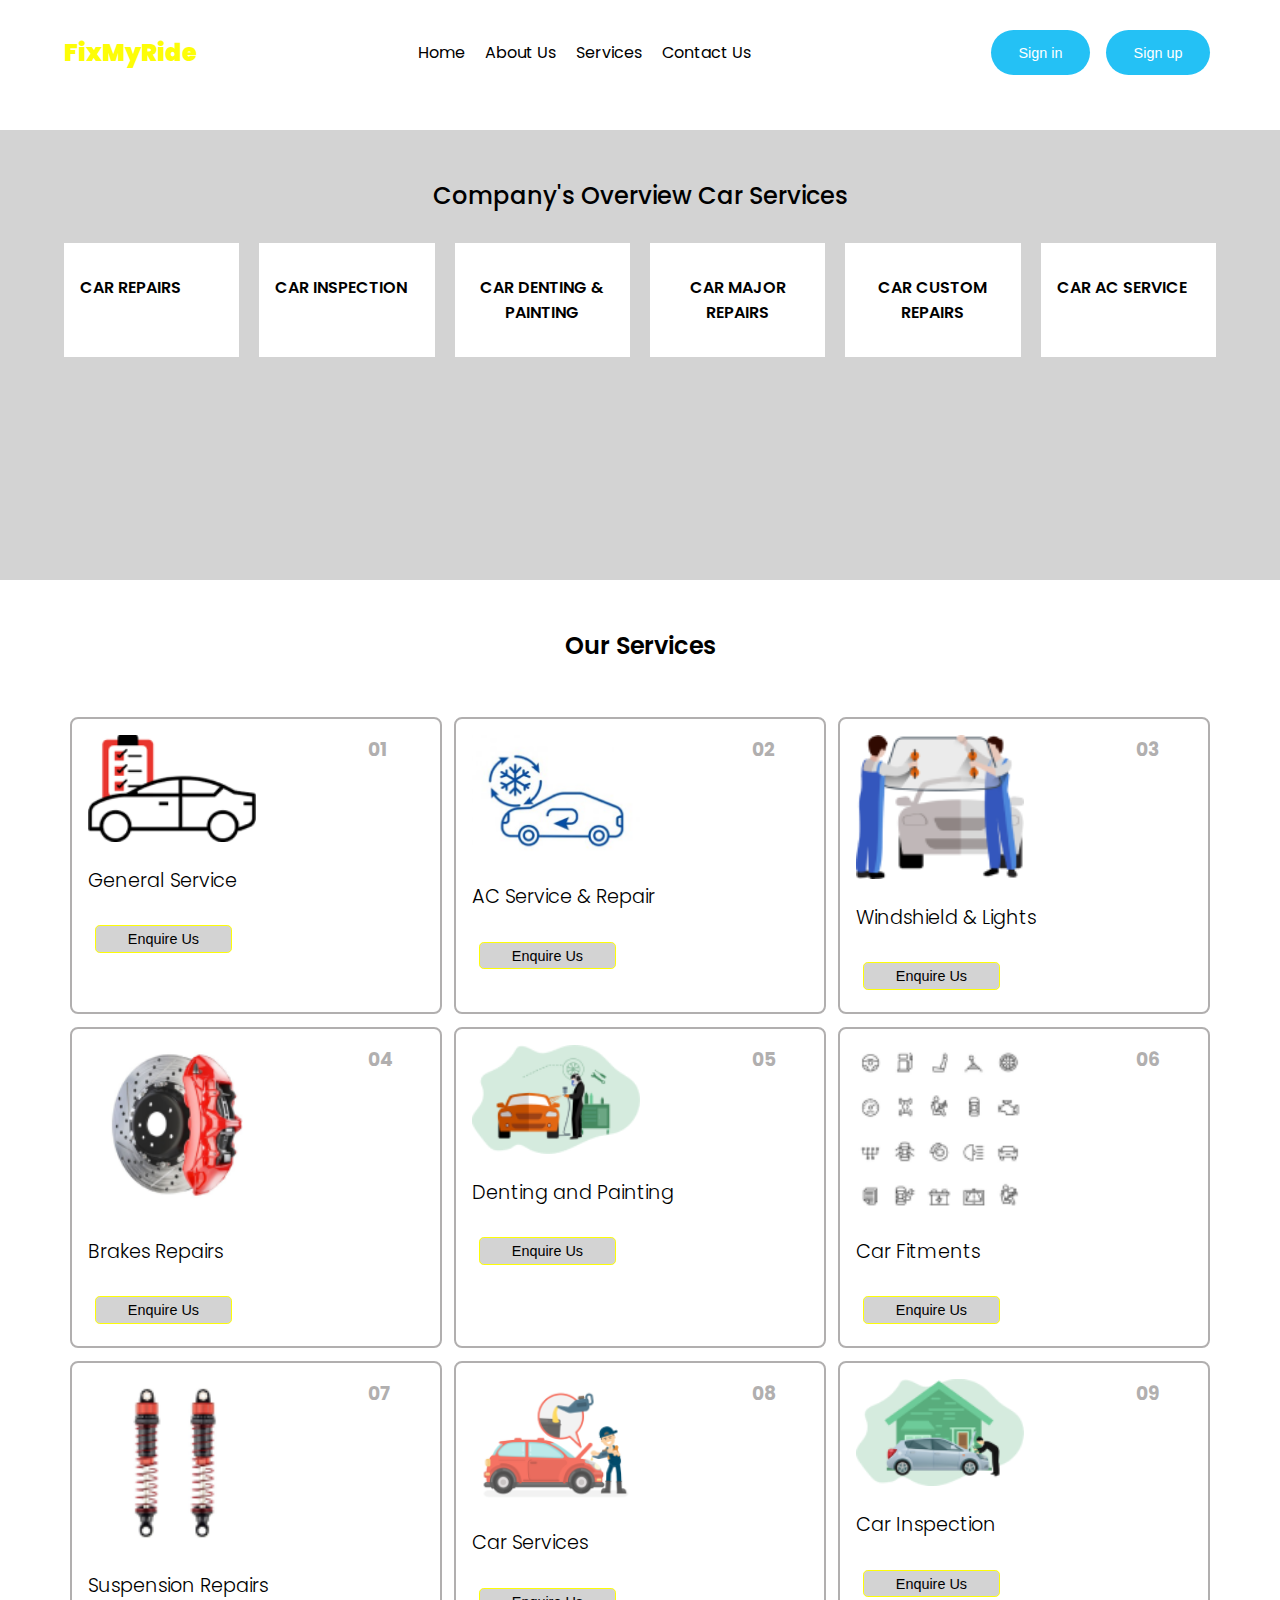
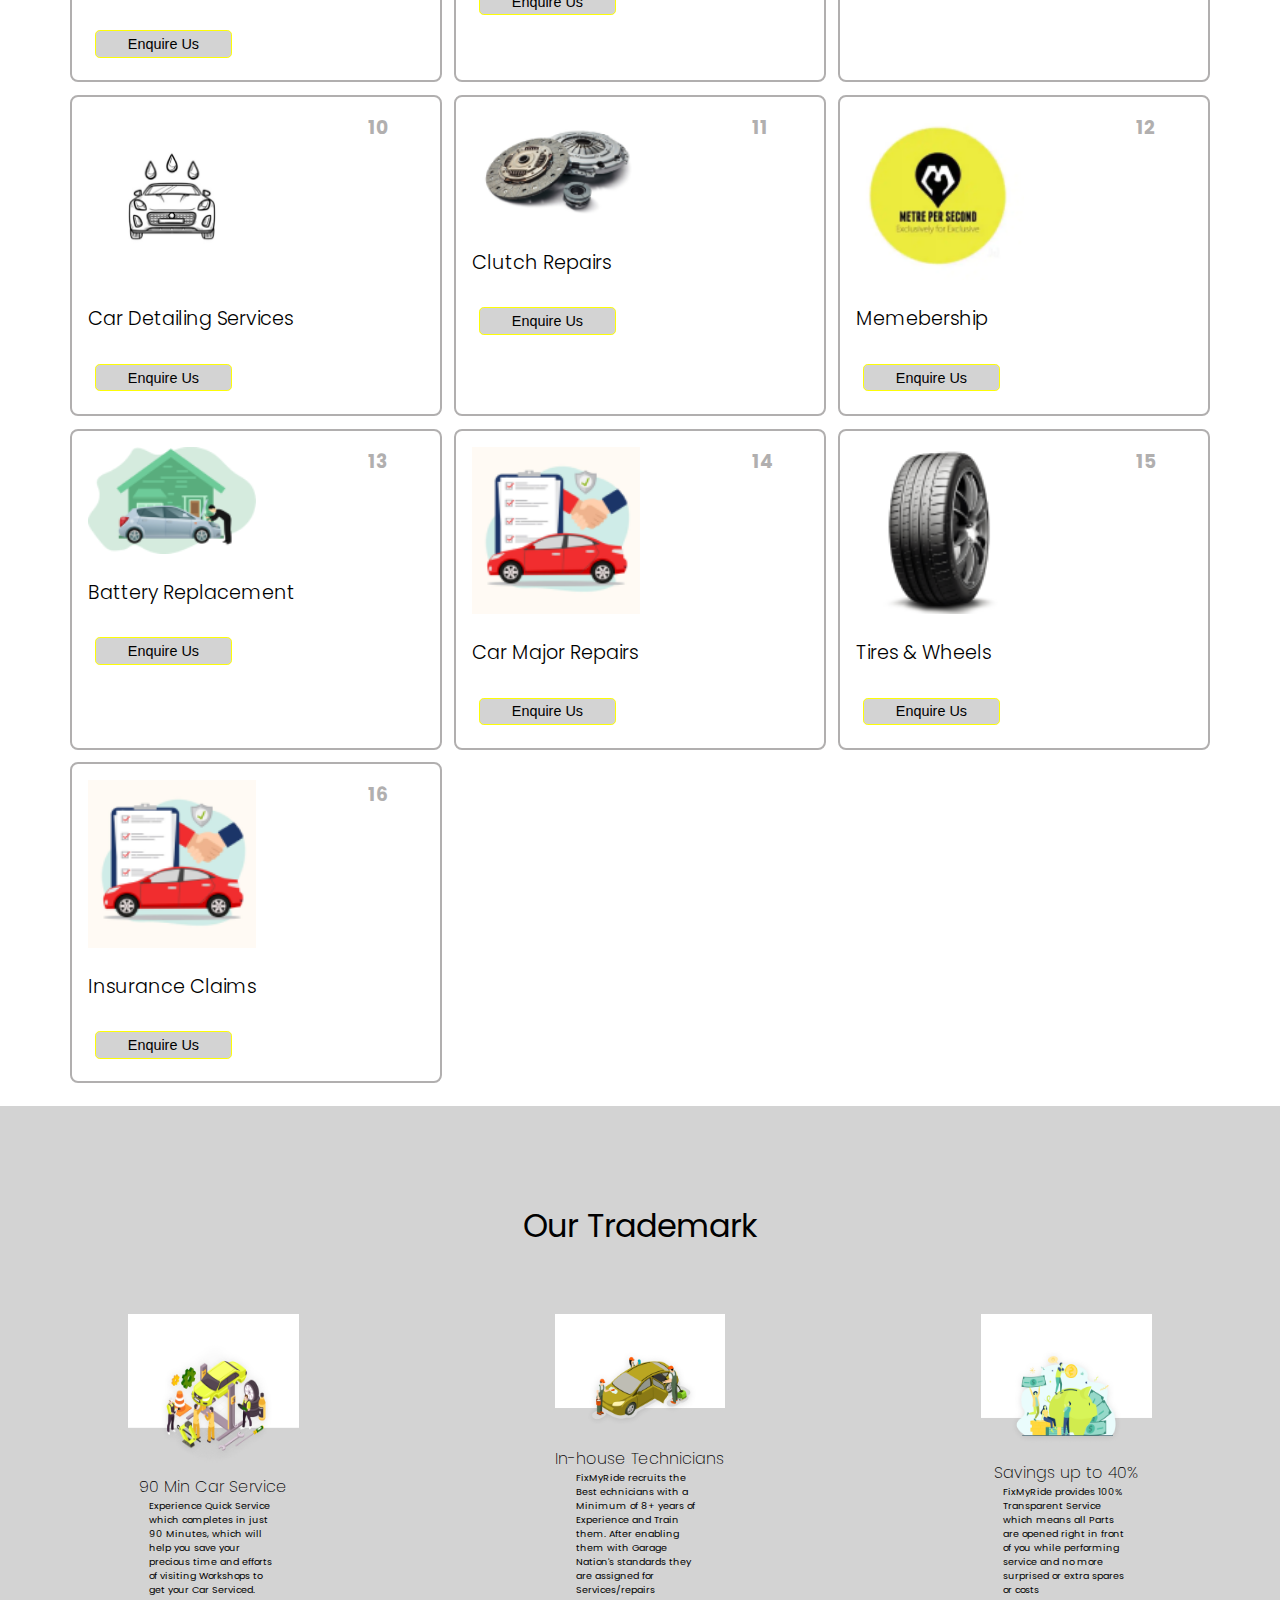
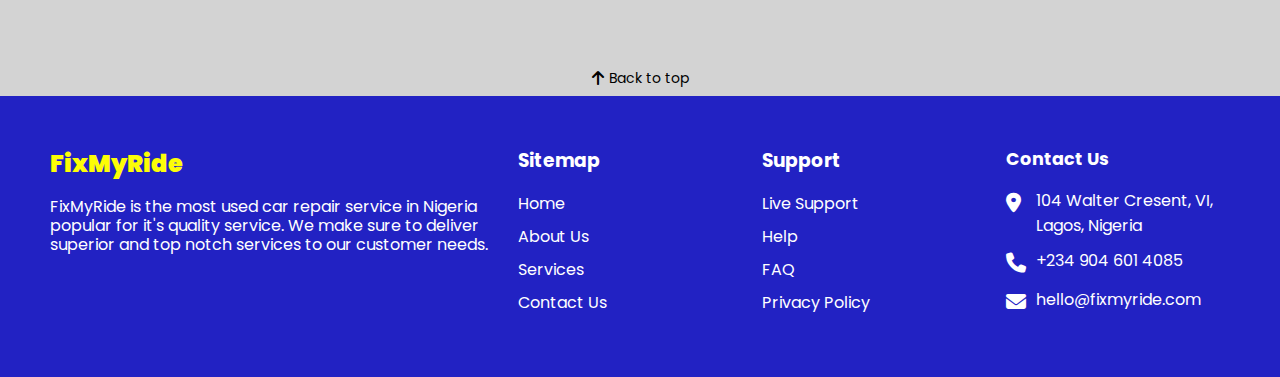
<file: services.html>
<!DOCTYPE html>
<html lang="en">
  <head>
    <meta charset="UTF-8" />
    <meta http-equiv="X-UA-Compatible" content="IE=edge" />
    <meta name="viewport" content="width=device-width, initial-scale=1.0" />
    <title>Our Services</title>
    <link
      rel="stylesheet"
      href="https://cdnjs.cloudflare.com/ajax/libs/font-awesome/6.4.0/css/all.min.css"
    />

    <link rel="stylesheet" href="styles/services.css" />
  </head>
  <body>
    <main>
      <!-- Navigation Section -->

      <header>
        <div class="navigation">
          <nav>
            <div class="logo">
              <h2>FixMyRide</h2>
            </div>

            <div class="nav-list">
              <ul class="menu">
                <li><a href="index.html">Home</a></li>
                <li><a href="about.html">About Us</a></li>
                <li><a href="#">Services</a></li>
                <li><a href="#contact">Contact Us</a></li>
              </ul>

              <div class="right-nav">
                <button class="btn-sign-in">
                  <a href="customer-sign-in.html">Sign in</a>
                </button>
                <button class="btn-sign-up">
                  <a href="customer-sign-up.html">Sign up</a>
                </button>
              </div>
            </div>

            <div class="hamburger-menu">
              <span class="bar"></span>
              <span class="bar"></span>
              <span class="bar"></span>
            </div>
          </nav>
        </div>
      </header>

      <!-- Services Overview -->
      <section class="services-overview">
        <div class="overview">
          <h1>Company's Overview Car Services</h1>

          <div class="overview-info">
            <div class="info">
              <h2>Car repairs</h2>
            </div>

            <div class="info">
              <h2>Car inspection</h2>
            </div>

            <div class="info">
              <h2>Car denting & painting</h2>
            </div>

            <div class="info">
              <h2>Car major repairs</h2>
            </div>

            <div class="info">
              <h2>Car custom repairs</h2>
            </div>

            <div class="info">
              <h2>Car ac service</h2>
            </div>
          </div>
        </div>
      </section>

      <!-- Our Services -->
      <section class="our-services">
        <div class="services">
          <h1>Our Services</h1>

          <div class="service-container">
            <div class="details">
              <div class="service-details">
                <div class="image">
                  <img src="./images/image 7.png" alt="car" />
                  <h3>01</h3>
                </div>
                <h2>General Service</h2>
                <button class="enquire">Enquire Us</button>
              </div>

              <div class="service-details">
                <div class="image">
                  <img src="./images/image 30.png" alt="car" />
                  <h3>02</h3>
                </div>
                <h2>AC Service & Repair</h2>
                <button class="enquire">Enquire Us</button>
              </div>

              <div class="service-details">
                <div class="image">
                  <img src="./images/image 44.png" alt="car" />
                  <h3>03</h3>
                </div>
                <h2>Windshield & Lights</h2>
                <button class="enquire">Enquire Us</button>
              </div>

              <div class="service-details">
                <div class="image">
                  <img src="./images/image 48.png" alt="car" />
                  <h3>04</h3>
                </div>
                <h2>Brakes Repairs</h2>
                <button class="enquire">Enquire Us</button>
              </div>

              <div class="service-details">
                <div class="image">
                  <img src="./images/image 23.png" alt="car" />
                  <h3>05</h3>
                </div>
                <h2>Denting and Painting</h2>
                <button class="enquire">Enquire Us</button>
              </div>

              <div class="service-details">
                <div class="image">
                  <img src="./images/image 31.png" alt="car" />
                  <h3>06</h3>
                </div>
                <h2>Car Fitments</h2>
                <button class="enquire">Enquire Us</button>
              </div>

              <div class="service-details">
                <div class="image">
                  <img src="./images/image 45.png" alt="car" />
                  <h3>07</h3>
                </div>
                <h2>Suspension Repairs</h2>
                <button class="enquire">Enquire Us</button>
              </div>

              <div class="service-details">
                <div class="image">
                  <img src="./images/image 49.png" alt="car" />
                  <h3>08</h3>
                </div>
                <h2>Car Services</h2>
                <button class="enquire">Enquire Us</button>
              </div>

              <div class="service-details">
                <div class="image">
                  <img src="./images/image 24.png" alt="car" />
                  <h3>09</h3>
                </div>
                <h2>Car Inspection</h2>
                <button class="enquire">Enquire Us</button>
              </div>

              <div class="service-details">
                <div class="image">
                  <img src="./images/image 32.png" alt="car" />
                  <h3>10</h3>
                </div>
                <h2>Car Detailing Services</h2>
                <button class="enquire">Enquire Us</button>
              </div>

              <div class="service-details">
                <div class="image">
                  <img src="./images/image 46.png" alt="car" />
                  <h3>11</h3>
                </div>
                <h2>Clutch Repairs</h2>
                <button class="enquire">Enquire Us</button>
              </div>

              <div class="service-details">
                <div class="image">
                  <img src="./images/image 43.png" alt="car" />
                  <h3>12</h3>
                </div>
                <h2>Memebership</h2>
                <button class="enquire">Enquire Us</button>
              </div>

              <div class="service-details">
                <div class="image">
                  <img src="./images/image 24.png" alt="car" />
                  <h3>13</h3>
                </div>
                <h2>Battery Replacement</h2>
                <button class="enquire">Enquire Us</button>
              </div>

              <div class="service-details">
                <div class="image">
                  <img src="./images/image 33.png" alt="car" />
                  <h3>14</h3>
                </div>
                <h2>Car Major Repairs</h2>
                <button class="enquire">Enquire Us</button>
              </div>

              <div class="service-details">
                <div class="image">
                  <img src="./images/image 47.png" alt="car" />
                  <h3>15</h3>
                </div>
                <h2>Tires & Wheels</h2>
                <button class="enquire">Enquire Us</button>
              </div>

              <div class="service-details">
                <div class="image">
                  <img src="./images/image 33.png" alt="car" />
                  <h3>16</h3>
                </div>
                <h2>Insurance Claims</h2>
                <button class="enquire">Enquire Us</button>
              </div>
            </div>
          </div>
        </div>
      </section>

      <!-- Our Trademark -->
      <section class="our-trademark">
        <h1>Our trademark</h1>
        <div class="trademark-container">
          <div class="trademark-info">
            <img src="./images/Group 48.png" alt="image" />

            <h2>90 Min Car Service</h2>
            <p>
              Experience Quick Service which completes in just 90 Minutes, which
              will help you save your precious time and efforts of visiting
              Workshops to get your Car Serviced.
            </p>
          </div>

          <div class="trademark-info">
            <img src="./images/Group 49.png" alt="image" />

            <h2>In-house Technicians</h2>
            <p>
              FixMyRide recruits the Best echnicians with a Minimum of 8+ years
              of Experience and Train them. After enabling them with Garage
              Nation's standards they are assigned for Services/repairs
            </p>
          </div>

          <div class="trademark-info">
            <img src="./images/Group 50.png" alt="image" />

            <h2>Savings up to 40%</h2>
            <p>
              FixMyRide provides 100% Transparent Service which means all Parts
              are opened right in front of you while performing service and no
              more surprised or extra spares or costs
            </p>
          </div>
        </div>

        <div class="arrow">
          <ul class="top">
            <li>
              <span><a href="#"><i class="fa-solid fa-arrow-up"></i></a></span>
              <span><p>Back to top</p></span>
            </li>
          </ul>
        </div>
      </section>

      <!-- Footer Section -->
      <section class="footer" id="contact">
        <footer>
          <div class="footer-container">
            <div class="sec footer-left">
              <div class="logo">
                <h2 class="fix">FixMyRide</h2>
              </div>
              <p>
                FixMyRide is the most used car repair service in Nigeria popular
                for it's quality service. We make sure to deliver superior and
                top notch services to our customer needs.
              </p>
            </div>

            <div class="sec footer-center">
              <h3>Sitemap</h3>

              <ul>
                <li><a href="index.html">Home</a></li>
                <li><a href="about.html">About Us</a></li>
                <li><a href="#">Services</a></li>
                <li><a href="#contact">Contact Us</a></li>
              </ul>
            </div>

            <div class="sec footer-center">
              <h3>Support</h3>

              <ul>
                <li><a href="#">Live Support</a></li>
                <li><a href="#">Help</a></li>
                <li><a href="#">FAQ</a></li>
                <li><a href="#">Privacy Policy</a></li>
              </ul>
            </div>

            <div class="footer-right">
              <h3>Contact Us</h3>

              <ul class="footer-info">
                <li>
                  <span><i class="fa-solid fa-location-dot"></i></span>
                  <span>104 Walter Cresent, VI, Lagos, Nigeria</span>
                </li>

                <li>
                  <span><i class="fa-solid fa-phone"></i></span>
                  <p><a href="tel:+2349046014085">+234 904 601 4085</a></p>
                </li>

                <li>
                  <span><i class="fa-solid fa-envelope"></i></span>
                  <p>
                    <a href="mailto:hello@fixmyride.com">hello@fixmyride.com</a>
                  </p>
                </li>
              </ul>
            </div>
          </div>
        </footer>
      </section>
    </main>
    <script src="index.js"></script>
  </body>
</html>
</file>
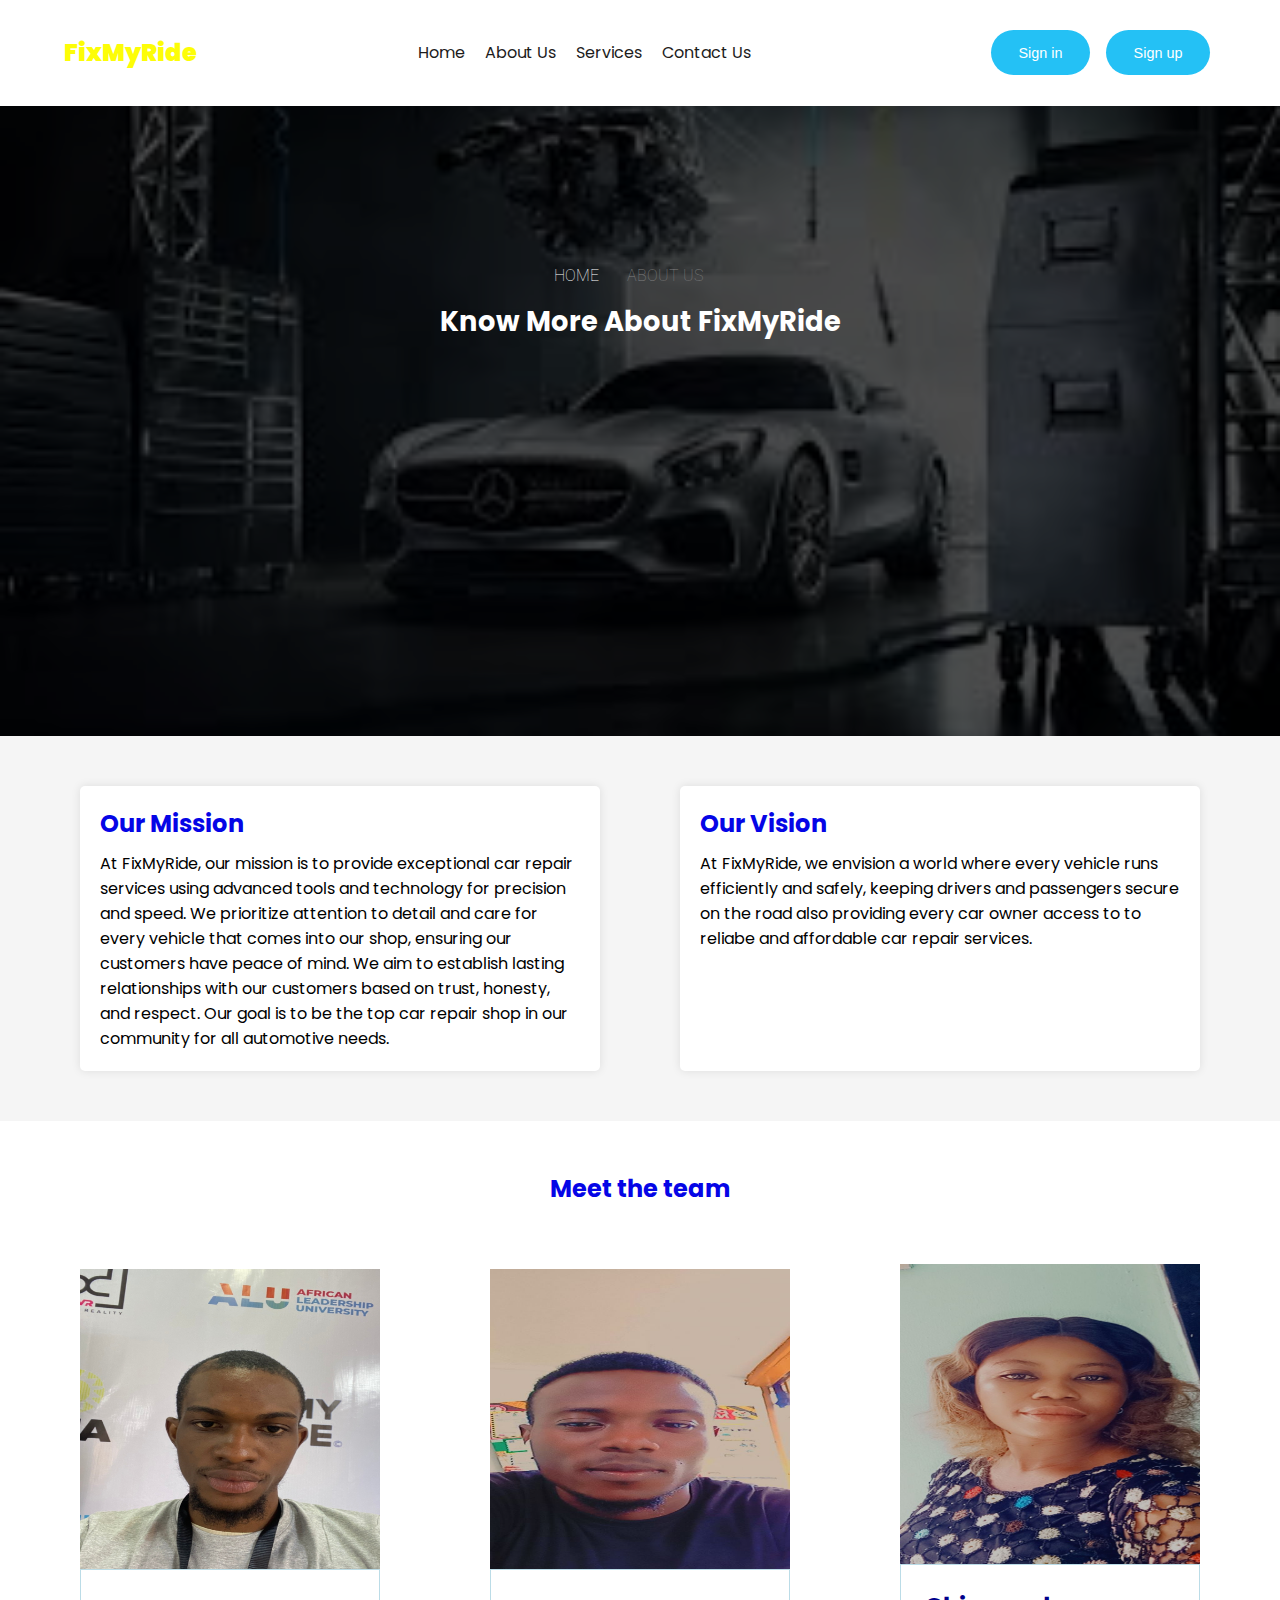
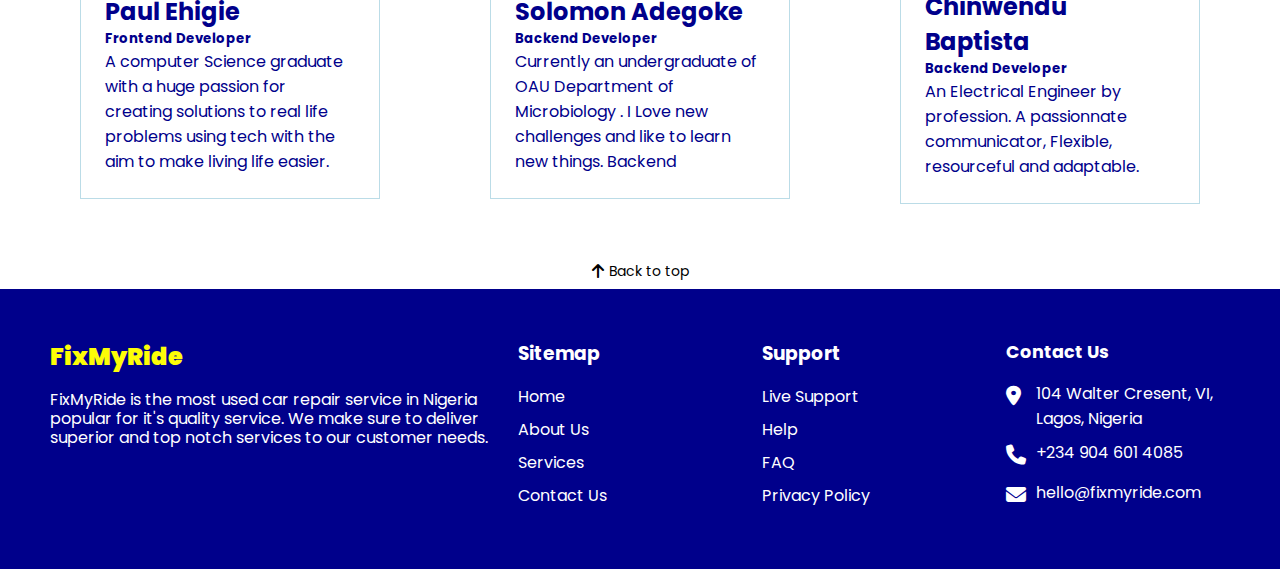
<file: templates/about.html>
<!DOCTYPE html>
<html lang="en">
  <head>
    <meta charset="UTF-8" />
    <meta http-equiv="X-UA-Compatible" content="IE=edge" />
    <meta name="viewport" content="width=device-width, initial-scale=1.0" />
    <title>About Us</title>
    <link
      rel="stylesheet"
      href="https://cdnjs.cloudflare.com/ajax/libs/font-awesome/6.4.0/css/all.min.css"
    />
    <link rel="stylesheet" href="../styles/about.css" />
  </head>
  <body>
    <main>
      <!-- Naviagtion -->
      <header>
        <div class="navigation">
          <nav>
            <div class="logo">
              <h2>FixMyRide</h2>
            </div>

            <div class="nav-list">
              <ul class="menu">
                <li><a href="index.html">Home</a></li>
                <li><a href="#">About Us</a></li>
                <li><a href="services.html">Services</a></li>
                <li><a href="#contact">Contact Us</a></li>
              </ul>

              <div class="right-nav">
                <button class="btn-sign-in">
                  <a href="../templates/sign-in.html">Sign in</a>
                </button>
                <button class="btn-sign-up">
                  <a href="../templates/sign-up.html">Sign up</a>
                </button>
              </div>
            </div>

            <div class="hamburger-menu">
              <span class="bar"></span>
              <span class="bar"></span>
              <span class="bar"></span>
            </div>
          </nav>
        </div>
      </header>

      <!-- Hero Section -->
      <section class="hero">
        <div class="hero-container">
          <div class="hero-detail">
            <h3><a href="index.html">Home</a></h3>
            <h3 class="color">About us</h3>

            <p>Know more about FixMyRide</p>
          </div>
        </div>
      </section>

      <!-- vision and mission section -->
      <section class="vision-section">
        <div class="vision-container">
          <div class="details">
            <div class="mission">
              <h1>Our Mission</h1>
              <p>
                At FixMyRide, our mission is to provide exceptional car repair
                services using advanced tools and technology for precision and
                speed. We prioritize attention to detail and care for every
                vehicle that comes into our shop, ensuring our customers have
                peace of mind. We aim to establish lasting relationships with
                our customers based on trust, honesty, and respect. Our goal is
                to be the top car repair shop in our community for all
                automotive needs.
              </p>
            </div>

            <div class="vision">
              <h1>Our Vision</h1>
              <p>
                At FixMyRide, we envision a world where every vehicle runs
                efficiently and safely, keeping drivers and passengers secure on
                the road also providing every car owner access to to reliabe and
                affordable car repair services.
              </p>
            </div>
          </div>
        </div>
      </section>

      <!-- Team section -->
      <section class="team-section">
        <h1>Meet the team</h1>
        <div class="team-container">
          <div class="paul">
            <img class="image" src="../images/Ehigie Paul.jpeg" alt="image" />

            <div class="container">
              <h2>Paul Ehigie</h2>
              <h5>Frontend Developer</h5>
              <p>
                A computer Science graduate with a huge passion for creating
                solutions to real life problems using tech with the aim to make
                living life easier.
              </p>
            </div>
          </div>

          <div class="solomon">
            <img class="image" src="../images/Solomon.jpeg" alt="image" />

            <div class="container">
              <h2>Solomon Adegoke</h2>
              <h5>Backend Developer</h5>
              <p>
                Currently an undergraduate of OAU Department of Microbiology . I
                Love new challenges and like to learn new things. Backend
              </p>
            </div>
          </div>

          <div class="chinwendu">
            <img class="image" src="../images/Chinwendu.jpeg" alt="image" />

            <div class="container">
              <h2>Chinwendu Baptista</h2>
              <h5>Backend Developer</h5>
              <p>
                An Electrical Engineer by profession. A passionnate
                communicator, Flexible, resourceful and adaptable.
              </p>
            </div>
          </div>
        </div>
      </section>

      <section>
        <div class="arrow">
          <ul class="top">
            <li>
              <span><a href="#"><i class="fa-solid fa-arrow-up"></i></a></span>
              <span><p>Back to top</p></span>
            </li>
          </ul>
        </div>
      </section>

      <!-- Footer Section -->
      <section class="footer" id="contact">
        <footer>
          <div class="footer-container">
            <div class="sec footer-left">
              <div class="logo">
                <h2 class="fix">FixMyRide</h2>
              </div>
              <p>
                FixMyRide is the most used car repair service in Nigeria popular
                for it's quality service. We make sure to deliver superior and
                top notch services to our customer needs.
              </p>
            </div>

            <div class="sec footer-center">
              <h3>Sitemap</h3>

              <ul>
                <li><a href="index.html">Home</a></li>
                <li><a href="about.html">About Us</a></li>
                <li><a href="services.html">Services</a></li>
                <li><a href="#contact">Contact Us</a></li>
              </ul>
            </div>

            <div class="sec footer-center">
              <h3>Support</h3>

              <ul>
                <li><a href="#">Live Support</a></li>
                <li><a href="#">Help</a></li>
                <li><a href="#">FAQ</a></li>
                <li><a href="#">Privacy Policy</a></li>
              </ul>
            </div>

            <div class="sec footer-right">
              <h3>Contact Us</h3>

              <ul class="info">
                <li>
                  <span><i class="fa-solid fa-location-dot"></i></span>
                  <span>104 Walter Cresent, VI, Lagos, Nigeria</span>
                </li>

                <li>
                  <span><i class="fa-solid fa-phone"></i></span>
                  <p><a href="tel:+2349046014085">+234 904 601 4085</a></p>
                </li>

                <li>
                  <span><i class="fa-solid fa-envelope"></i></span>
                  <p>
                    <a href="mailto:hello@fixmyride.com">hello@fixmyride.com</a>
                  </p>
                </li>
              </ul>
            </div>
          </div>
        </footer>
      </section>
    </main>
    <script src="index.js"></script>
  </body>
</html>
</file>
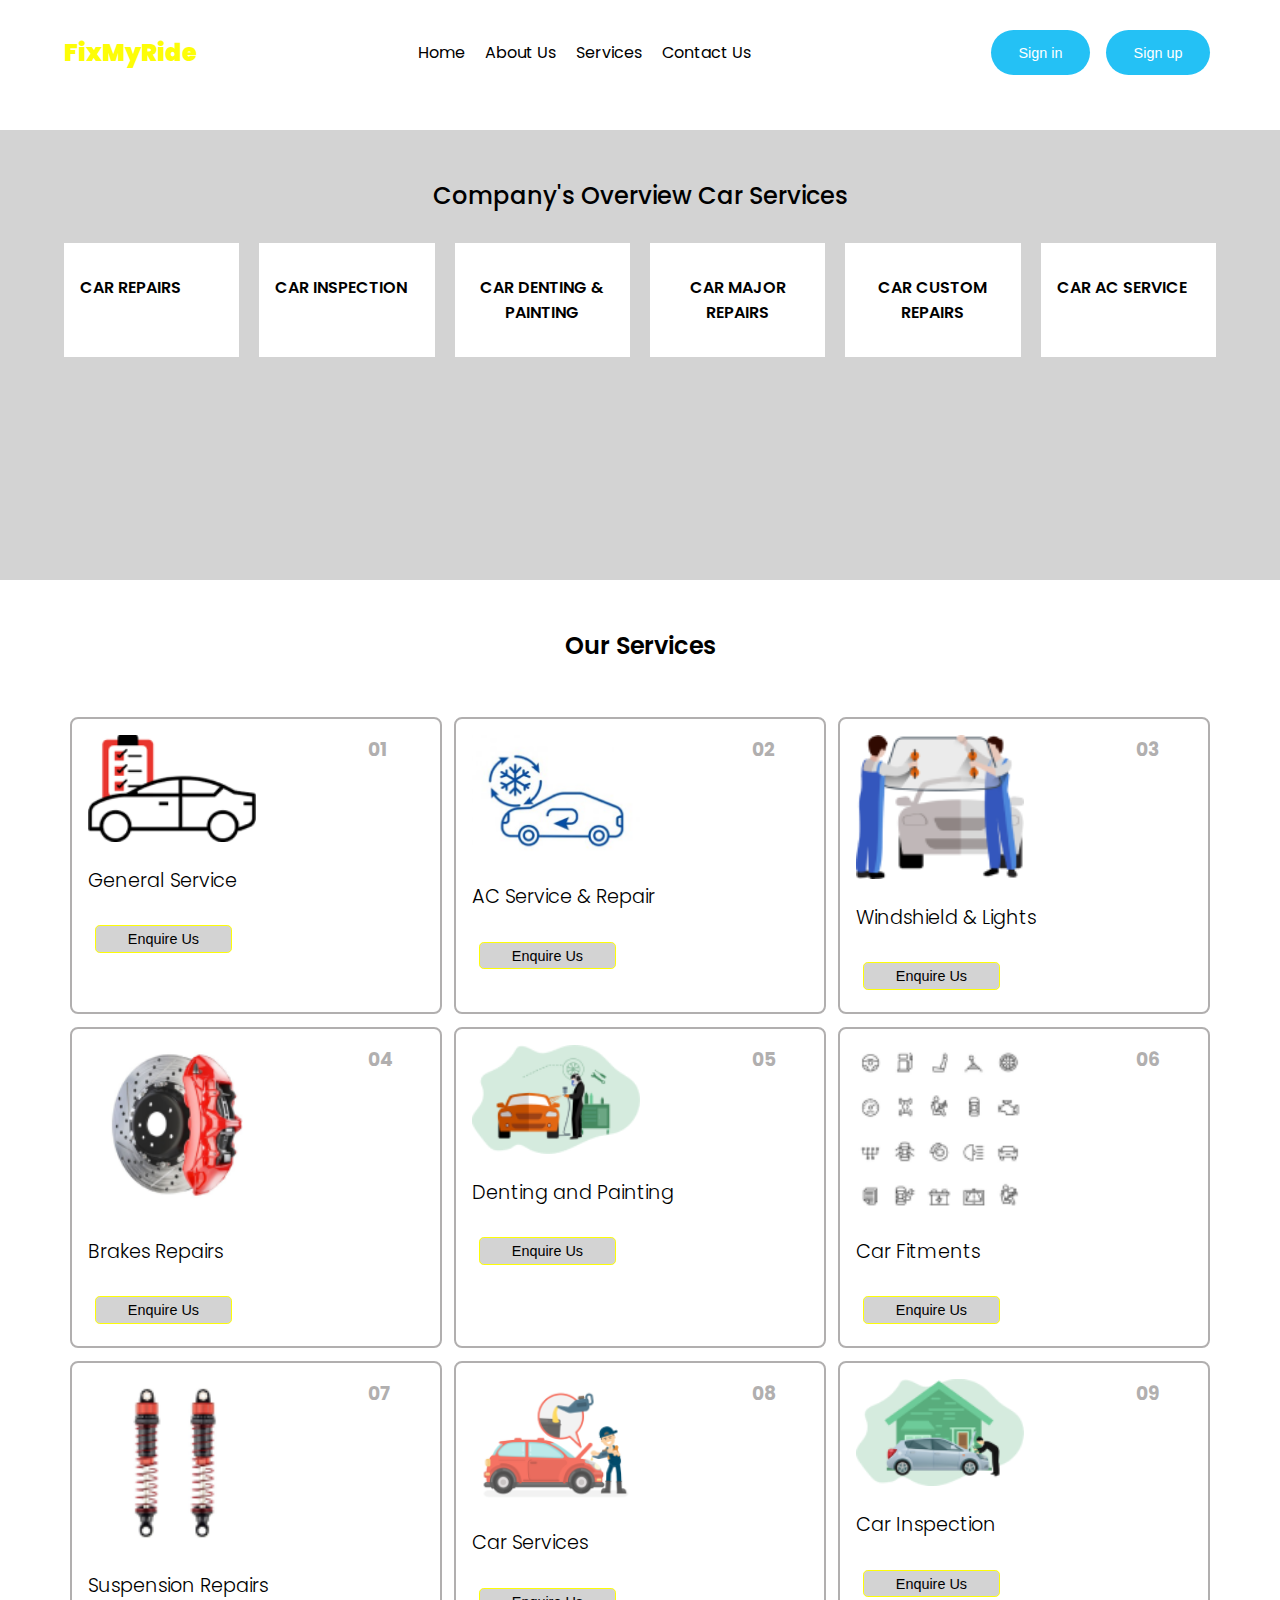
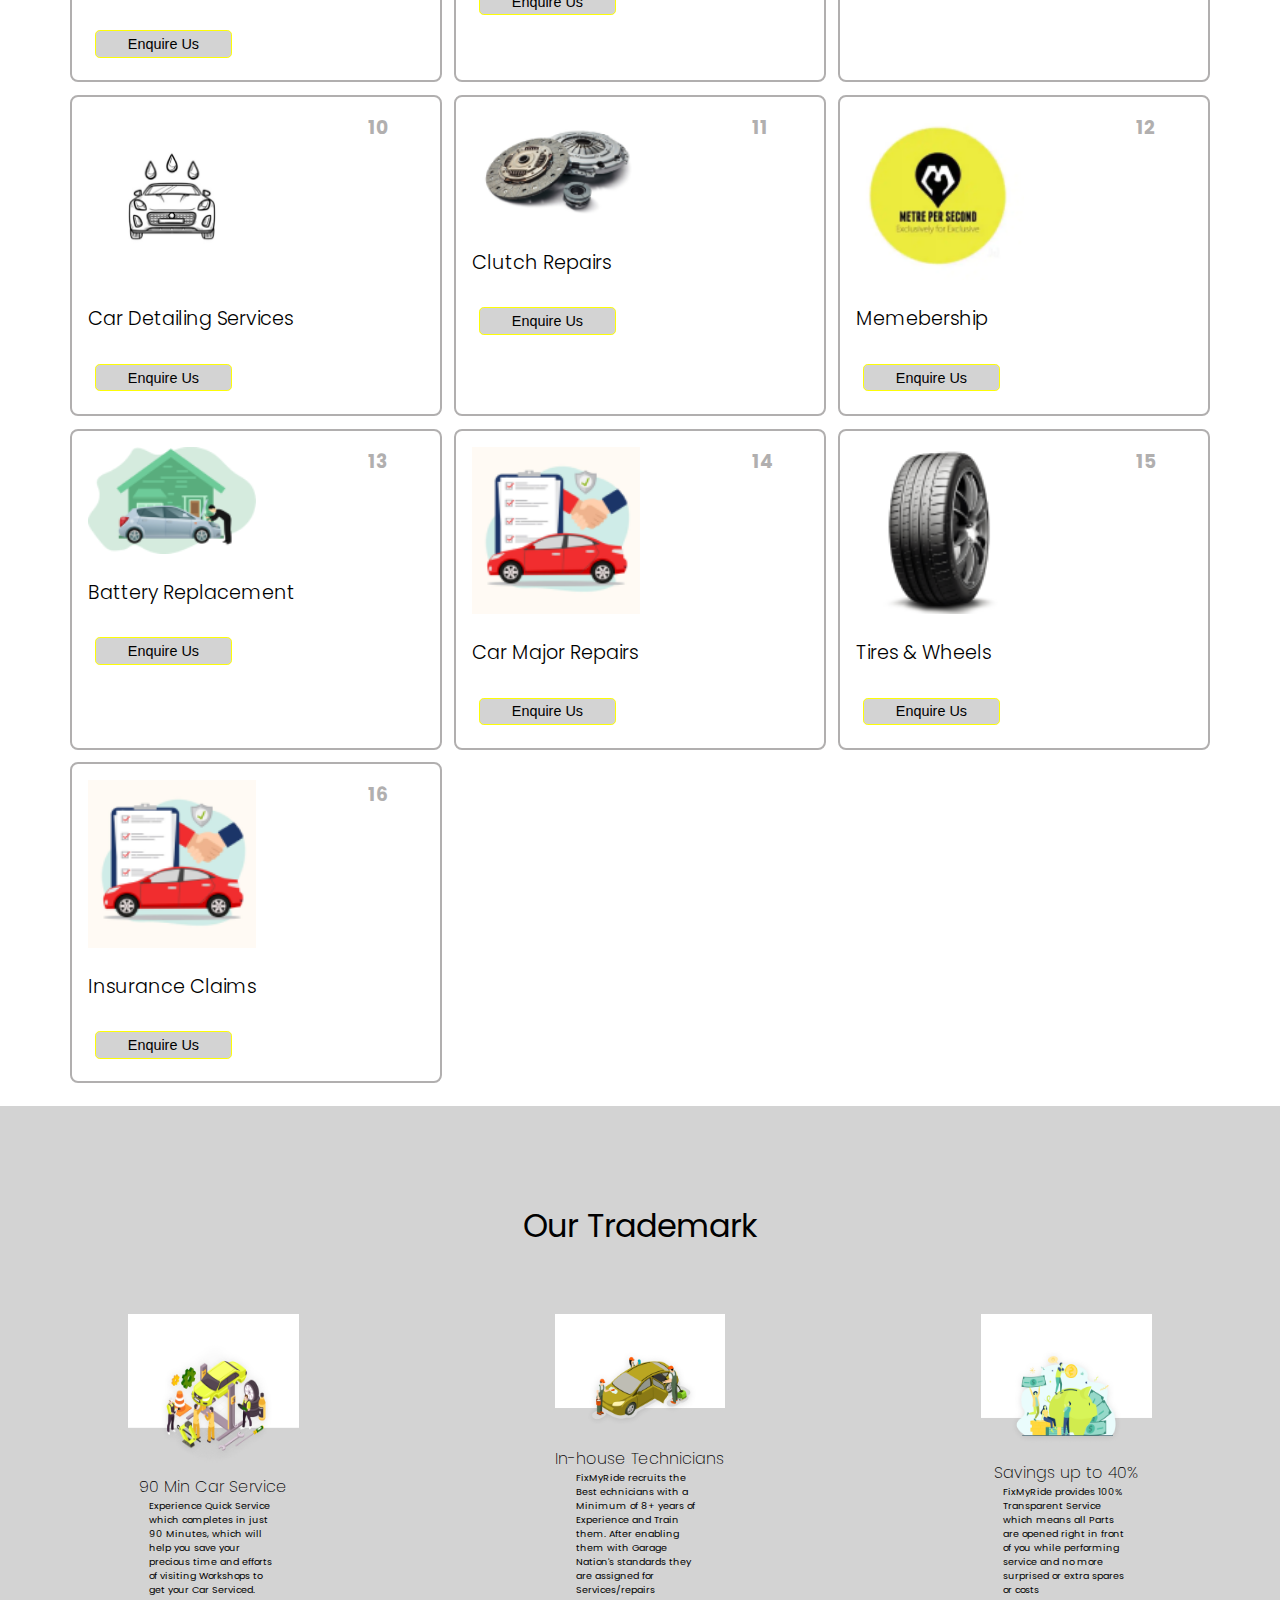
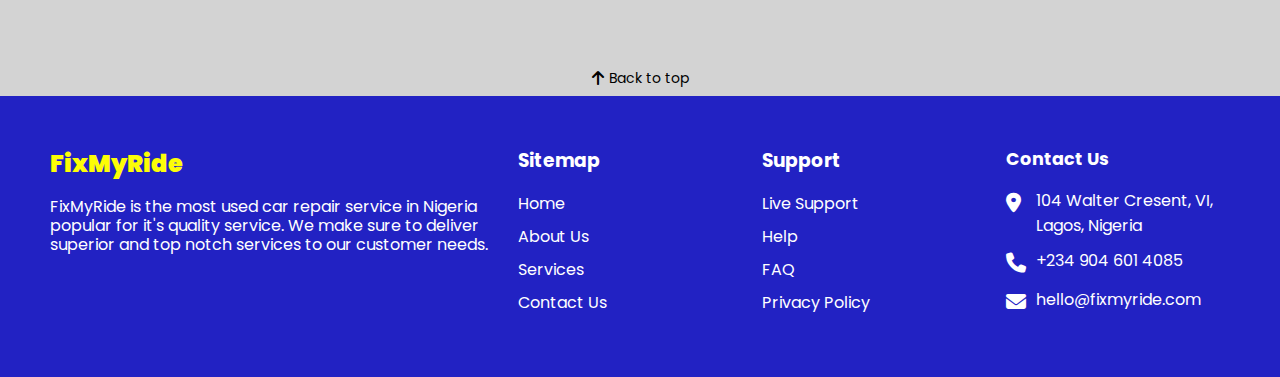
<file: templates/services.html>
<!DOCTYPE html>
<html lang="en">
  <head>
    <meta charset="UTF-8" />
    <meta http-equiv="X-UA-Compatible" content="IE=edge" />
    <meta name="viewport" content="width=device-width, initial-scale=1.0" />
    <title>Our Services</title>
    <link
      rel="stylesheet"
      href="https://cdnjs.cloudflare.com/ajax/libs/font-awesome/6.4.0/css/all.min.css"
    />

    <link rel="stylesheet" href="../styles/services.css" />
  </head>
  <body>
    <main>
      <!-- Navigation Section -->

      <header>
        <div class="navigation">
          <nav>
            <div class="logo">
              <h2>FixMyRide</h2>
            </div>

            <div class="nav-list">
              <ul class="menu">
                <li><a href="index.html">Home</a></li>
                <li><a href="about.html">About Us</a></li>
                <li><a href="#">Services</a></li>
                <li><a href="#contact">Contact Us</a></li>
              </ul>

              <div class="right-nav">
                <button class="btn-sign-in">
                  <a href="../templates/sign-in.html">Sign in</a>
                </button>
                <button class="btn-sign-up">
                  <a href="../templates/sign-up.html">Sign up</a>
                </button>
              </div>
            </div>

            <div class="hamburger-menu">
              <span class="bar"></span>
              <span class="bar"></span>
              <span class="bar"></span>
            </div>
          </nav>
        </div>
      </header>

      <!-- Services Overview -->
      <section class="services-overview">
        <div class="overview">
          <h1>Company's Overview Car Services</h1>

          <div class="overview-info">
            <div class="info">
              <h2>Car repairs</h2>
            </div>

            <div class="info">
              <h2>Car inspection</h2>
            </div>

            <div class="info">
              <h2>Car denting & painting</h2>
            </div>

            <div class="info">
              <h2>Car major repairs</h2>
            </div>

            <div class="info">
              <h2>Car custom repairs</h2>
            </div>

            <div class="info">
              <h2>Car ac service</h2>
            </div>
          </div>
        </div>
      </section>

      <!-- Our Services -->
      <section class="our-services">
        <div class="services">
          <h1>Our Services</h1>

          <div class="service-container">
            <div class="details">
              <div class="service-details">
                <div class="image">
                  <img src="../images/image 7.png" alt="car" />
                  <h3>01</h3>
                </div>
                <h2>General Service</h2>
                <button class="enquire">Enquire Us</button>
              </div>

              <div class="service-details">
                <div class="image">
                  <img src="../images/image 30.png" alt="car" />
                  <h3>02</h3>
                </div>
                <h2>AC Service & Repair</h2>
                <button class="enquire">Enquire Us</button>
              </div>

              <div class="service-details">
                <div class="image">
                  <img src="../images/image 44.png" alt="car" />
                  <h3>03</h3>
                </div>
                <h2>Windshield & Lights</h2>
                <button class="enquire">Enquire Us</button>
              </div>

              <div class="service-details">
                <div class="image">
                  <img src="../images/image 48.png" alt="car" />
                  <h3>04</h3>
                </div>
                <h2>Brakes Repairs</h2>
                <button class="enquire">Enquire Us</button>
              </div>

              <div class="service-details">
                <div class="image">
                  <img src="../images/image 23.png" alt="car" />
                  <h3>05</h3>
                </div>
                <h2>Denting and Painting</h2>
                <button class="enquire">Enquire Us</button>
              </div>

              <div class="service-details">
                <div class="image">
                  <img src="../images/image 31.png" alt="car" />
                  <h3>06</h3>
                </div>
                <h2>Car Fitments</h2>
                <button class="enquire">Enquire Us</button>
              </div>

              <div class="service-details">
                <div class="image">
                  <img src="../images/image 45.png" alt="car" />
                  <h3>07</h3>
                </div>
                <h2>Suspension Repairs</h2>
                <button class="enquire">Enquire Us</button>
              </div>

              <div class="service-details">
                <div class="image">
                  <img src="../images/image 49.png" alt="car" />
                  <h3>08</h3>
                </div>
                <h2>Car Services</h2>
                <button class="enquire">Enquire Us</button>
              </div>

              <div class="service-details">
                <div class="image">
                  <img src="../images/image 24.png" alt="car" />
                  <h3>09</h3>
                </div>
                <h2>Car Inspection</h2>
                <button class="enquire">Enquire Us</button>
              </div>

              <div class="service-details">
                <div class="image">
                  <img src="../images/image 32.png" alt="car" />
                  <h3>10</h3>
                </div>
                <h2>Car Detailing Services</h2>
                <button class="enquire">Enquire Us</button>
              </div>

              <div class="service-details">
                <div class="image">
                  <img src="../images/image 46.png" alt="car" />
                  <h3>11</h3>
                </div>
                <h2>Clutch Repairs</h2>
                <button class="enquire">Enquire Us</button>
              </div>

              <div class="service-details">
                <div class="image">
                  <img src="../images/image 43.png" alt="car" />
                  <h3>12</h3>
                </div>
                <h2>Memebership</h2>
                <button class="enquire">Enquire Us</button>
              </div>

              <div class="service-details">
                <div class="image">
                  <img src="../images/image 24.png" alt="car" />
                  <h3>13</h3>
                </div>
                <h2>Battery Replacement</h2>
                <button class="enquire">Enquire Us</button>
              </div>

              <div class="service-details">
                <div class="image">
                  <img src="../images/image 33.png" alt="car" />
                  <h3>14</h3>
                </div>
                <h2>Car Major Repairs</h2>
                <button class="enquire">Enquire Us</button>
              </div>

              <div class="service-details">
                <div class="image">
                  <img src="../images/image 47.png" alt="car" />
                  <h3>15</h3>
                </div>
                <h2>Tires & Wheels</h2>
                <button class="enquire">Enquire Us</button>
              </div>

              <div class="service-details">
                <div class="image">
                  <img src="../images/image 33.png" alt="car" />
                  <h3>16</h3>
                </div>
                <h2>Insurance Claims</h2>
                <button class="enquire">Enquire Us</button>
              </div>
            </div>
          </div>
        </div>
      </section>

      <!-- Our Trademark -->
      <section class="our-trademark">
        <h1>Our trademark</h1>
        <div class="trademark-container">
          <div class="trademark-info">
            <img src="../images/Group 48.png" alt="image" />

            <h2>90 Min Car Service</h2>
            <p>
              Experience Quick Service which completes in just 90 Minutes, which
              will help you save your precious time and efforts of visiting
              Workshops to get your Car Serviced.
            </p>
          </div>

          <div class="trademark-info">
            <img src="../images/Group 49.png" alt="image" />

            <h2>In-house Technicians</h2>
            <p>
              FixMyRide recruits the Best echnicians with a Minimum of 8+ years
              of Experience and Train them. After enabling them with Garage
              Nation's standards they are assigned for Services/repairs
            </p>
          </div>

          <div class="trademark-info">
            <img src="../images/Group 50.png" alt="image" />

            <h2>Savings up to 40%</h2>
            <p>
              FixMyRide provides 100% Transparent Service which means all Parts
              are opened right in front of you while performing service and no
              more surprised or extra spares or costs
            </p>
          </div>
        </div>

        <div class="arrow">
          <ul class="top">
            <li>
              <span><a href="#"><i class="fa-solid fa-arrow-up"></i></a></span>
              <span><p>Back to top</p></span>
            </li>
          </ul>
        </div>
      </section>

      <!-- Footer Section -->
      <section class="footer" id="contact">
        <footer>
          <div class="footer-container">
            <div class="sec footer-left">
              <div class="logo">
                <h2 class="fix">FixMyRide</h2>
              </div>
              <p>
                FixMyRide is the most used car repair service in Nigeria popular
                for it's quality service. We make sure to deliver superior and
                top notch services to our customer needs.
              </p>
            </div>

            <div class="sec footer-center">
              <h3>Sitemap</h3>

              <ul>
                <li><a href="index.html">Home</a></li>
                <li><a href="about.html">About Us</a></li>
                <li><a href="#">Services</a></li>
                <li><a href="#contact">Contact Us</a></li>
              </ul>
            </div>

            <div class="sec footer-center">
              <h3>Support</h3>

              <ul>
                <li><a href="#">Live Support</a></li>
                <li><a href="#">Help</a></li>
                <li><a href="#">FAQ</a></li>
                <li><a href="#">Privacy Policy</a></li>
              </ul>
            </div>

            <div class="footer-right">
              <h3>Contact Us</h3>

              <ul class="footer-info">
                <li>
                  <span><i class="fa-solid fa-location-dot"></i></span>
                  <span>104 Walter Cresent, VI, Lagos, Nigeria</span>
                </li>

                <li>
                  <span><i class="fa-solid fa-phone"></i></span>
                  <p><a href="tel:+2349046014085">+234 904 601 4085</a></p>
                </li>

                <li>
                  <span><i class="fa-solid fa-envelope"></i></span>
                  <p>
                    <a href="mailto:hello@fixmyride.com">hello@fixmyride.com</a>
                  </p>
                </li>
              </ul>
            </div>
          </div>
        </footer>
      </section>
    </main>
    <script src="index.js"></script>
  </body>
</html>
</file>
<file: style.css>
@import url("https://fonts.googleapis.com/css2?family=Poppins&family=Roboto:ital@1&display=swap");

* {
  margin: 0;
  padding: 0;
  box-sizing: border-box;
  list-style: none;
  box-sizing: border-box;
}

a {
  text-decoration: none;
}

:root {
  --yellow: rgb(253, 253, 7);
  --black: #000;
  --saturatedblue: rgb(36, 193, 245);
  --white: #fff;
  --yellowgreen: rgb(131, 248, 13);
  --lightgray: rgb(177, 175, 175);
  --darkblue: hsl(240, 70%, 45%);
}

html {
  scroll-behavior: smooth;
}

body {
  font-family: "Poppins", sans-serif;
  background-color: rgb(240, 236, 236);
}

/* Navigation Styling */
header {
  background-color: rgb(206, 155, 206);
  height: 10vh;
}

.hamburger-menu {
  display: none;
  cursor: pointer;
}

.hamburger-menu .bar {
  width: 25px;
  height: 3px;
  margin: 5px;
  background-color: #333;
  transition: all 0.3s ease-in-out;
  display: block;
}

nav {
  display: flex;
  align-items: center;
  justify-content: space-between;
  padding: 1.5rem 4rem;
}

.nav-list {
  display: flex;
  align-items: center;
  justify-content: space-between;
  width: 70%;
}

.logo h2 {
  color: var(--yellow);
  font-family: "Poppins", sans-serif;
  font-weight: 900;
}

nav ul li {
  display: inline-block;
  text-align: center;
  justify-content: center;
  padding: 0 0.5rem;
}

nav ul li a {
  color: var(--black);
}

nav ul li a:active,
nav ul li a:hover {
  color: var(--yellow);
  transition: 0.3s;
}

button {
  padding: 0.9rem 1.7rem;
  border: none;
  border-radius: 1.5rem;
  transition: 0.4s;
  font-size: 0.9rem;
  font-weight: 200;
  margin: 0.4rem;
  cursor: pointer;
}

.btn-sign-up,
.btn-sign-in {
  background-color: var(--saturatedblue);
  color: var(--white);
}

.btn-sign-up a,
.btn-sign-in a {
  color: var(--white);
}

.btn-sign-in:hover,
.btn-sign-up:hover {
  background-color: var(--yellowgreen);
  color: var(--black);
}

/* End of Navigation Styling */

/* Hero Section Styling */
.hero-section {
  display: flex;
  background-color: rgb(206, 155, 206);
}

.left-section {
  margin: 6rem 4rem;
}

.left-section h1 {
  font-family: "Roboto", sans-serif;
  font-size: 3rem;
  font-weight: bold;
}

.left-section p {
  font-size: 1rem;
  margin: 2rem 0;
  line-height: 1.5rem;
}

.appointment {
  background-color: var(--yellow);
  color: var(--black);
  border: none;
  border-radius: 1.5rem;
}

.appointment a {
  color: var(--black);
}

.appointment:hover {
  background-color: #ff6347;
  color: var(--white);
}

.right-section img {
  width: 220%;
  height: 80%;
}
/* End of Hero Styling */

/* Appointment Booking Styling */

form {
  display: grid;
  grid-template-columns: 1fr;
  grid-gap: 20px;
}

.form-field {
  display: flex;
  flex-direction: column;
}

.appointment-section {
  display: flex;
  justify-content: center;
  text-align: center;
}

.appointment-container {
  background-color: var(--white);
  display: flex;
  margin-top: -4rem;
  padding: 3rem;
  border: none;
  border-radius: 0.8rem;
  margin-bottom: 1.5rem;
}

label {
  display: block;
  padding-right: 2rem;
  font-weight: bold;
  margin-right: auto;
  padding-bottom: 0.5rem;
}

input[type="text"],
input[type="date"],
input[type="time"], 
select {
  padding: 10px;
  border-radius: 5px;
  border: 1px solid #ccc;
  font-size: 16px;
}

#type::placeholder,
#model::placeholder {
  padding-left: 1rem;
}

.book {
  background-color: var(--saturatedblue);
  color: var(--white);
  transition: all 0.3s ease;
  cursor: pointer;
}

.book:hover {
  background-color: var(--yellow);
  color: var(--black);
}

/* End of Appointment Styling */

/* Why Us Section Styling */

.choose {
  text-align: center;
  justify-content: center;
  margin: 2rem;
  font-family: "Roboto", sans-serif;
}

.container {
  display: grid;
  grid-template-columns: repeat(auto-fit, minmax(300px, 1fr));
}

.container1,
.container2,
.container3 {
  display: flex;
  flex-direction: column;
  background-color: var(--white);
  width: 60%;
  margin: auto;
  padding: 2rem;
  border: none;
  border-radius: 0.4rem;
  box-shadow: 1px 2px 1px 2px lightgray;
}

.container1 h2,
.container2 h2,
.container3 h2 {
  font-size: 1rem;
  text-align: center;
  justify-content: center;
  padding-bottom: 1rem;
}

.container1 p,
.container2 p,
.container3 p {
  font-size: 0.8rem;
  color: var(--lightgray);
  line-height: 1.3rem;
  text-align: center;
  justify-content: center;
}

.container1 img,
.container2 img,
.container3 img {
  width: 3rem;
  height: 3rem;
  display: block;
  margin-left: auto;
  margin-right: auto;
  margin-bottom: 1.5rem;
}
/* End of Styling */

/* Customer Review Styling */
.testimonial {
  margin: 4rem;
}

.testimonial h2 {
  font-family: "Roboto", sans-serif;
  margin: 1rem 5rem;
  font-weight: bold;
}

.review {
  display: grid;
  grid-template-columns: repeat(auto-fit, minmax(300px, 1fr));
  align-items: center;
  justify-content: center;
}

.review1,
.review2,
.review3,
.review4 {
  display: flex;
  flex-direction: column;
  background-color: var(--white);
  width: 90%;
  margin: 1rem;
  padding: 2rem;
  border: none;
  border-radius: 0.4rem;
  box-shadow: 1px 2px 1px 2px lightgray;
}

.review1 p,
.review2 p,
.review3 p,
.review4 p {
  font-size: 0.8rem;
  color: rgb(177, 175, 175);
  line-height: 1.3rem;
  text-align: center;
  justify-content: center;
}

.review1 h4,
.review2 h4,
.review3 h4,
.review4 h4 {
  font-size: 0.7rem;
  text-align: center;
  justify-content: center;
  padding-top: 1rem;
}
/* End of Customer Review */

/* Newsletter Styling */
.newsletter {
  text-align: center;
  justify-content: center;
  margin-bottom: 5rem;
}

.newsletter-container {
  display: grid;
  grid-template-columns: repeat(1, 1fr);
  grid-gap: 20px;
  background-color: rgb(240, 240, 163);
  padding: 3rem;
  margin: auto;
  border: none;
  width: 80%;
  border-radius: 0.8rem;
}

.newsletter-container h1 {
  font-size: 2rem;
  font-weight: bold;
  font-family: "Roboto", sans-serif;
  margin: 1rem;
}

.newsletter-container h5 {
  color: var(--lightgray);
}

#email {
  padding: 0.9rem 0.7rem;
  background-color: var(--white);
  border: none;
  width: 40%;
  border-radius: 0.7rem;
}

.subscribe form {
  display: flex;
  flex-direction: row;
  align-items: center;
  justify-content: center;
  margin: auto;
}

.btn-subscribe {
  background-color: var(--saturatedblue);
  color: var(--white);
  border-radius: 0.4rem;
}
/* End of Newsletter Styling */

/* Bcak to top Styling */
.back-to-top {
  display: grid;
  justify-content: end;
}

.top {
  display: grid;
  grid-template-columns: repeat(2, auto);
  column-gap: 5px;
  align-items: center;
}

.top li {
  display: flex;
  align-items: center;
  justify-content: flex-end;
}

.top li a {
  display: inline-block;
  padding: 5px;
  color: #000;
  text-decoration: none;
}

.top li a:hover {
  color: #fff;
  background-color: #000;
}

.top li p {
  margin: 0;
  font-size: 14px;
}

/* Footer Styling */
footer {
  position: relative;
  width: 100%;
  height: auto;
  padding: 50px 50px;
  background-color: var(--darkblue);
  color: var(--white);
}

.footer-container {
  display: grid;
  width: 100%;
  grid-template-columns: 2fr 1fr 1fr 1fr;
  grid-gap: 20px;
}

.footer-left p {
  margin-top: 1rem;
  font-size: 1rem;
  line-height: 1.2rem;
}

.footer-center {
  position: relative;
}

.footer-center h3 {
  margin-bottom: 1rem;
}

.footer-center li a {
  color: var(--white);
  margin-bottom: 0.5rem;
  display: inline-block;
}

.footer-center li a:hover {
  color: var(--yellow);
}

.info {
  position: relative;
}

.info li {
  display: grid;
  grid-template-columns: 30px 1fr;
  margin-bottom: 0.6rem;
}

.info li span:nth-child(1) {
  font-size: 20px;
  color: var(--white);
}

.info li span {
  color: var(--white);
}

.info a {
  color: var(--white);
}

.footer-right h3 {
  margin-bottom: 1rem;
  font-size: 1.1rem;
}

/* Media Query */
@media (min-width: 992px) {
  form {
    grid-template-columns: repeat(4, 1fr);
  }
}

@media (max-width: 768px) {
  .nav-list {
    display: none;
    margin: auto;
    flex-direction: column;
    position: absolute;
    top: 70px;
    left: 0;
    right: 0;
    background-color: #fff;
    z-index: 1;
    padding: 20px;
    box-shadow: 0px 0px 10px rgba(0, 0, 0, 0.1);
  }

  .nav-list.show {
    display: flex;
    flex-direction: column;
  }

  .menu,
  .right-nav {
    display: flex;
    flex-direction: column;
  }

  .hamburger-menu {
    display: block;
    z-index: 100;
  }

  .hamburger-menu.active .bar:nth-child(1) {
    transform: translateY(8px) rotate(45deg);
  }

  .hamburger-menu.active .bar:nth-child(2) {
    opacity: 0;
  }

  .hamburger-menu.active .bar:nth-child(3) {
    transform: translateY(-8px) rotate(-45deg);
  }

  .right-section img {
    display: none;
  }

  .appointment-container {
    width: 80%;
  }

  input {
    width: 80%;
  }

  .appointment-container {
    display: flex;
    flex-direction: column;
    margin: auto;
    margin-top: 2rem;
  }

  label {
    margin-right: auto;
    padding-top: 0.5rem;
  }

  .book {
    margin-top: 1rem;
    margin-right: auto;
  }

  .footer-container {
    grid-template-columns: repeat(1, 1fr);
  }
}

@media (max-width: 600px) {
  .left-section h1 {
    font-size: 1.7rem;
  }

  .container1,
  .container2,
  .container3 {
    margin-bottom: 2rem;
  }

  .appointment-container {
    width: 90%;
  }

  .why-fixmyride h2 {
    font-size: 1.2rem;
  }

  .testimonial h2 {
    margin: 0.5rem 0;
    font-size: 1.5rem;
  }

  .subscribe form {
    display: flex;
    flex-direction: column;
  }

  #email {
    width: 85%;
  }
}
</file>
<file: styles/about.css>
@import url("https://fonts.googleapis.com/css2?family=Poppins&family=Roboto:ital@1&display=swap");

* {
  margin: 0;
  padding: 0;
  box-sizing: border-box;
  list-style: none;
}

:root {
  --darkblue: hsl(240, 100%, 27.3%);
  --white: hsl(0, 0%, 100%);
  --lightblue: hsl(195, 48%, 82%);
  --blue: hsl(240, 96%, 46%);
  --gray: hsl(0, 0%, 50%);
  --yellow: rgb(253, 253, 7);
  --yellowgreen: rgb(131, 248, 13);
  --lightgray: rgb(177, 175, 175);
  --black: #000;
}

a {
  text-decoration: none;
}

html {
  scroll-behavior: smooth;
}

body {
  font-family: "Poppins", sans-serif;
  background-color: var(--white);
}

/* Navigation Styling */

.hamburger-menu {
  display: none;
  cursor: pointer;
}

.hamburger-menu .bar {
  width: 25px;
  height: 3px;
  margin: 5px;
  background-color: #333;
  transition: all 0.3s ease-in-out;
  display: block;
}

nav {
  display: flex;
  align-items: center;
  justify-content: space-between;
  margin: 1.5rem 4rem;
}

.nav-list {
  display: flex;
  align-items: center;
  justify-content: space-between;
  width: 70%;
}

.logo h2 {
  color: var(--yellow);
  font-family: "Poppins", sans-serif;
  font-weight: 900;
}

.logo h2 {
  color: var(--yellow);
  font-family: "Poppins", sans-serif;
  font-weight: 900;
}

nav ul li {
  display: inline-block;
  text-align: center;
  justify-content: center;
  padding: 0 0.5rem;
}

nav ul li a {
  color: rgb(29, 28, 28);
}

nav ul li a:active,
nav ul li a:hover {
  color: rgb(253, 253, 7);
  transition: 0.3s;
}

button {
  padding: 0.9rem 1.7rem;
  border: none;
  border-radius: 1.5rem;
  transition: 0.4s;
  font-size: 0.9rem;
  font-weight: 200;
  margin: 0.4rem;
  cursor: pointer;
}

.btn-sign-up,
.btn-sign-in {
  background-color: rgb(36, 193, 245);
  color: var(--white);
}

.btn-sign-up a,
.btn-sign-in a {
  color: var(--white);
}

.btn-sign-in:hover,
.btn-sign-up:hover {
  background-color: rgb(131, 248, 13);
  color: #000;
}
/* End of Navigation Styling */

/* Hero Styling */
.hero {
  background-image: url("../images/car-background1.jpg");
  background-repeat: no-repeat;
  background-position: center;
  background-size: cover;
  width: 100vw;
  height: 70vh;
}

.hero-container {
  width: 100vw;
  height: 70vh;
  background: rgba(0, 0, 0, 0.7);
  align-items: center;
}

.hero-detail {
  text-align: center;
  justify-content: center;
  margin: 0 auto;
  color: var(--white);
}

.hero-detail h3 {
  margin-top: 10rem;
  margin-bottom: 1rem;
  padding-right: 1.5rem;
  display: inline-flex;
  text-transform: uppercase;
  font-size: 1rem;
  cursor: pointer;
  font-family: "Roboto", sans-serif;
  font-weight: 100;
}

.hero-container h3 a {
  color: var(--white);
}

.color {
  color: var(--gray);
}

.hero-detail p {
  font-size: 1.7rem;
  font-weight: bold;
  text-transform: capitalize;
}
/* End of Hero Section Styling */

/* Vision and Mission Section Styling */
.vision-section {
  background-color: #f5f5f5;
  padding: 50px 0;
}

.vision-container {
  max-width: 1200px;
  margin: 0 auto;
}

.details {
  display: grid;
  grid-template-columns: 1fr 1fr;
  /* grid-gap: 50px; */
}

.mission,
.vision {
  padding: 20px;
  margin: 0 2.5rem;
  background-color: #fff;
  border-radius: 5px;
  box-shadow: 0px 0px 10px rgba(0, 0, 0, 0.1);
}

h1 {
  margin-bottom: 10px;
  font-size: 24px;
  color: var(--blue);
}

/* End of Vision and Mission Section Styling */

/* Team Members Section Styling */
.paul,
.solomon,
.chinwendu {
  display: flex;
  flex-direction: column;
  width: 300px;
  margin: auto;
}

.image {
  width: 300px;
  height: 300px;
  margin-top: 3rem;
}

.container {
  border: 1px solid var(--lightblue);
  color: var(--darkblue);
  padding-top: 2rem;
  padding-bottom: 2rem;
  text-align: center;
  padding: 1.5rem;
}

.team-section {
  padding: 50px;
  text-align: center;
}

.team-container {
  display: grid;
  grid-template-columns: repeat(3, 1fr);
  grid-gap: 50px;
}

.container {
  text-align: left;
}

/* Bcak to top Styling */
.back-to-top {
  display: grid;
  justify-content: end;
}

.top {
  display: grid;
  grid-template-columns: repeat(2, auto);
  column-gap: 5px;
  align-items: center;
}

.top li {
  display: flex;
  align-items: center;
  justify-content: flex-end;
}

.top li a {
  display: inline-block;
  padding: 5px;
  color: #000;
  text-decoration: none;
}

.top li a:hover {
  color: #fff;
  background-color: #000;
}

.top li p {
  margin: 0;
  font-size: 14px;
}


/* Footer Styling */
footer {
  position: relative;
  width: 100%;
  height: auto;
  padding: 50px 50px;
  background-color: var(--darkblue);
  color: var(--white);
}

.footer-container {
  display: grid;
  width: 100%;
  grid-template-columns: 2fr 1fr 1fr 1fr;
  grid-gap: 20px;
}

.footer-left p {
  margin-top: 1rem;
  font-size: 1rem;
  line-height: 1.2rem;
}

.footer-center {
  position: relative;
}

.footer-center h3 {
  margin-bottom: 1rem;
}

.footer-center li a {
  color: var(--white);
  margin-bottom: 0.5rem;
  display: inline-block;
}

.footer-center li a:hover {
  color: var(--yellow);
}

.info {
  position: relative;
}

.info li {
  display: grid;
  grid-template-columns: 30px 1fr;
  margin-bottom: 0.6rem;
}

.info li span:nth-child(1) {
  font-size: 20px;
  color: var(--white);
}

.info li span {
  color: var(--white);
}

.info a {
  color: var(--white);
}

.footer-right h3 {
  margin-bottom: 1rem;
  font-size: 1.1rem;
}

@media (max-width: 768px) {
  .nav-list {
    display: none;
    margin: auto;
    flex-direction: column;
    position: absolute;
    top: 70px;
    left: 0;
    right: 0;
    background-color: #fff;
    z-index: 1;
    padding: 20px;
    box-shadow: 0px 0px 10px rgba(0, 0, 0, 0.1);
  }

  .nav-list.show {
    display: flex;
    flex-direction: column;
  }

  .menu,
  .right-nav {
    display: flex;
    flex-direction: column;
  }

  .hamburger-menu {
    display: block;
    z-index: 100;
  }

  .hamburger-menu.active .bar:nth-child(1) {
    transform: translateY(8px) rotate(45deg);
  }

  .hamburger-menu.active .bar:nth-child(2) {
    opacity: 0;
  }

  .hamburger-menu.active .bar:nth-child(3) {
    transform: translateY(-8px) rotate(-45deg);
  }

  .footer-container {
    grid-template-columns: repeat(1, 1fr);
  }

  .details {
    display: block;
  }

  .mission,
  .vision {
    width: 80%;
    margin: auto;
  }

  .mission {
    margin-bottom: 1.5rem;
  }

  .team-container {
    grid-template-columns: repeat(2, 1fr);
  }
}

@media (max-width: 576px) {
  .team-container {
    grid-template-columns: 1fr;
  }
}
</file>
<file: styles/admin-dashboard.css>
@import url("https://fonts.googleapis.com/css2?family=Poppins&family=Roboto:ital@1&display=swap");

* {
  margin: 0;
  padding: 0;
  box-sizing: border-box;
  list-style: none;
  box-sizing: border-box;
}

a {
  text-decoration: none;
}

:root {
  --yellow: rgb(253, 253, 7);
  --black: #000;
  --saturatedblue: rgb(36, 193, 245);
  --white: #fff;
  --yellowgreen: rgb(131, 248, 13);
  --lightgray: rgb(177, 175, 175);
  --darkblue: hsl(240, 70%, 45%);
}

body {
  background-color: rgb(245, 242, 242);
  font-family: "Poppins", sans-serif;
}

main {
  display: grid;
  grid-template-columns: 5% 95%;
  margin: 0;
}

.container {
  margin: 0;
}

/* Navigation Styling */

header {
  display: grid;
  grid-template-columns: 1fr auto;
  align-items: center;
  padding: 1rem;
  background-color: var(--white);
}

nav {
  display: flex;
  justify-content: space-between;
  align-items: center;
  width: 100%;
}

h2 {
  margin: 0;
  font-size: 1.5rem;
  font-weight: bold;
}

nav h3 {
  display: none;
}

.nav-right {
  display: flex;
  align-items: center;
  justify-content: flex-end;
}

.notification {
  display: flex;
  align-items: center;
  margin-right: 1rem;
  border-right: 2px solid var(--lightgray);
  padding-right: 2rem;
  cursor: pointer;
}

.notification img {
  margin-right: 1rem;
  height: 1.5rem;
}

.notification p {
  margin: 0;
  font-size: 1rem;
  color: var(--lightgray);
}

.notification p:hover {
  color: var(--darkblue);
}

.fixmyride {
  padding: 0.5rem 1rem;
}

.fixmyride h4 {
  margin: 0;
  font-size: 1.2rem;
  font-weight: bold;
  cursor: pointer;
}

.fixmyride h4 a {
  color: var(--black);
}

.fixmyride h4 a:hover {
  color: var(--yellow);
}
/* End of Navigation Section Styling */

/* Side bar Section Styling */
.side-bar {
  display: grid;
  width: 100%;
  height: 100%;
  margin-right: 0;
}

.side-bar-container {
  background-color: darkblue;
  padding: 1rem;
}

.side-bar-icons {
  display: grid;
  align-items: center;
  padding-inline: 10px;
}
.side-bar-icons img {
  margin-bottom: 2rem;
  cursor: pointer;
}

/* Live Activity Section Styling */
.live-activity {
  height: auto;
  padding: 2rem 0;
}

h3 {
  padding-top: 2rem;
  margin-bottom: 2rem;
  color: var(--lightgray);
}

.activity {
  margin: 0 2rem;
}

.product-update {
  display: grid;
  grid-template-columns: repeat(auto-fit, minmax(250px, 1fr));
  grid-gap: 2rem;
  align-items: center;
  justify-content: center;
}

.update {
  background-color: var(--white);
  padding: 1.5rem;
  border-radius: 0.4rem;
  box-shadow: 0px 3px 6px rgba(0, 0, 0, 0.1);
}

.request {
  display: flex;
  align-items: center;
}

.request p {
  font-weight: bold;
  padding-left: 1rem;
}

.graph {
  display: flex;
  align-items: center;
  margin-top: 2rem;
}

.icon {
  height: 30%;
  margin-top: auto;
}

.graph p {
  margin-top: auto;
  padding: 0 0.5rem;
  color: green;
  font-size: 0.8rem;
}

.graph img {
  margin-top: auto;
}

.graph h1 {
  color: var(--lightgray);
  margin-top: 1rem;
  margin-left: auto;
  font-size: 1.5rem;
}

/* Recent Order Section Styling */
.recent-order {
  margin: 0 3rem;
}

.order-header {
  display: flex;
}

.order-header h3 {
  margin-top: -2rem;
}

.order-header img {
  margin-left: auto;
  height: 40%;
  cursor: pointer;
}

.table {
  width: 100%;
  border-collapse: collapse;
  background-color: var(--white);
}

.table-container {
  margin-bottom: 5rem;
}

th,
td {
  padding: 2rem 1.5rem;
  text-align: left;
}

tr {
  border-bottom: 1px solid #ddd;
}

th {
  font-weight: 700;
  text-transform: uppercase;
}

.otp {
  display: flex;
  align-items: center;
  border: 1px solid var(--lightgray);
  height: fit-content;
  padding: 0.4rem;
  width: 150px;
  color: var(--lightgray);
  border-radius: 0.3rem;
}

span {
  color: green;
  margin-left: auto;
}

.pending,
.cancelled,
.completed {
  text-align: center;
}

@media screen and (max-width: 1024px) {
  .live-activity {
    margin: 0 1.5rem;
  }
}

@media screen and (max-width: 768px) {
  header {
    grid-template-columns: 1fr;
  }

  .product-update {
    grid-template-columns: repeat(auto-fit, minmax(200px, 1fr));
    grid-gap: 1rem;
  }

  .live-activity {
    margin: 0 2rem;
  }

  .update {
    padding: 1rem;
  }

  .graph h1 {
    font-size: 1.2rem;
  }

  .order-header {
    margin: 0 2rem;
  }

  .table-container {
    grid-template-columns: repeat(auto-fit, minmax(200px, 1fr));
    margin: 0 2rem;
  }

  .table {
    overflow-x: auto;
    display: block;
  }

  .order-header img {
    margin-left: auto;
  }
}

@media only screen and (max-width: 600px) {
  main {
    grid-template-columns: 8% 92%;
  }

  nav {
    height: 5vh;
  }

  .nav-right, h2 {
    display: none;
  }

  nav h3 {
    display: block;
    color: var(--yellow);
    cursor: pointer;
  }

  nav h3:hover {
    color: var(--black);
  }

  .side-bar {
    grid-template-rows: auto;
    grid-template-columns: auto 1fr;
    height: auto;
  }

  .side-bar-container {
    grid-template-rows: auto;
    grid-template-columns: auto 1fr;
    padding: 1rem 0;
  }

  .side-bar-icons {
    grid-template-rows: 50px;
    grid-column-gap: 10px;
  }

  h3 {
    text-align: center;
  }

  .live-activity {
    margin: 0;
  }

  .order-header {
    margin: 0;
  }

  .order-header h3 {
    font-size: 1rem;
  }

  .table-container {
    grid-template-columns: 1fr;
    margin: 0;
  }

  .table {
    overflow-x: auto;
    display: block;
  }

  th,
  td {
  padding: 1rem .8rem;
  }

  .otp {
    font-size: 0.8rem;
    width: 120px;
  }
}
</file>
<file: styles/admin-sign-in.css>
@import url("https://fonts.googleapis.com/css2?family=Poppins&family=Roboto:ital@1&display=swap");

* {
  padding: 0;
  margin: 0;
  box-sizing: border-box;
}

a {
  text-decoration: none;
}

:root {
  --white: hsl(0, 0%, 100%);
  --lightblue: hsl(195, 73%, 55%);
  --blue: hsl(240, 81%, 58%);
  --gray: hsl(0, 4%, 86%);
  --darkgray: rgb(192, 178, 178);
  --yellow: rgb(253, 253, 7);
  --yellowgreen: rgb(131, 248, 13);
}

body {
  font-family: "Poppins", sans-serif;
  background-color: gray;
}

.container {
  display: flex;
  background-image: url("../images/tools.jpg");
  background-repeat: no-repeat;
  background-size: cover;
  border-radius: 1rem;
  margin: 4rem;
}

.image {
  display: flex;
}

.image h2 {
  color: var(--yellow);
  font-size: 1.5rem;
  margin: 2rem;
}

.image h3 {
  font-size: 1rem;
  margin: 2rem 6rem;
  color: var(--yellow);
}

.image h3 a:hover {
  color: var(--blue);
}

.image h3 a {
  color: var(--yellow);
}

/* Login Cobtainer Styling */
.login-con {
  margin: 3rem 0.3rem;
  display: flex;
  flex-direction: column;
}

h3 {
  font-size: 1.2rem;
  color: var(--yellow);
  text-align: center;
  margin-bottom: 2rem;
}

.button {
  display: flex;
  justify-content: center;
  border-radius: 2rem;
  background: var(--gray);
  padding: 0.3rem 1rem;
  margin-bottom: 3rem;
  margin-left: auto;
  margin-right: auto;
}

.admin {
  background: var(--blue);
  color: var(--white);
  font-size: 1rem;
  border-radius: 2rem;
  padding: 1rem 2.5rem;
  border: none;
  margin-right: 3rem;
  margin-left: 0;
}

.customer a {
  color: var(--white);
}

.customer {
  background: transparent;
  color: var(--white);
  font-size: 1rem;
  border-radius: 2rem;
  padding: 1rem 2rem;
  margin-right: 2.5rem;
  border: none;
}

form {
  display: inline-block;
}

input[type="text"],
input[type="password"] {
  width: 100%;
  padding: 0.9rem 0.7rem;
  border: 1px solid var(--lightblue);
  outline: none;
  margin-bottom: 1rem;
  border-radius: 0.3rem;
}

input[placeholder] {
  color: var(--darkgray);
}

.forgot-pwd {
  display: flex;
  margin-bottom: 1rem;
}

.forgot-pwd label {
  margin-left: 0.5rem;
  font-size: 0.9rem;
  color: var(--lightblue);
}

.pwd {
  display: flex;
  cursor: pointer;
  margin-left: 12rem;
  font-size: 0.9rem;
  color: var(--lightblue);
}

.log-in {
  padding: 0.7rem;
  cursor: pointer;
  width: 35%;
  margin-bottom: 1.5rem;
  color: var(--white);
  background: var(--blue);
  border-radius: 0.5rem;
  border: none;
}

.option {
  color: var(--white);
}

span a {
  color: var(--blue);
}

span a:hover {
  color: var(--yellowgreen);
}

p {
  font-size: 0.9rem;
}

/* Media Query */
@media screen and (max-width: 1024px) {
  .image h2 {
    font-size: 1.4rem;
  }

  .avatar {
    width: 50vw;
  }

  h3 {
    font-size: 1.2rem;
    margin-right: 5rem;
  }

  .button {
    margin-left: 0;
    padding: 0.4rem 0.2rem;
    width: 80%;
  }

  .admin {
    margin-left: 1rem;
    padding: 1rem 1.9rem;
  }

  .admin,
  .customer {
    font-size: 0.9rem;
  }

  input[type="text"],
  input[type="password"] {
    padding: 0.8rem 0.7rem;
    width: 80%;
  }

  .forgot-pwd label,
  .pwd,
  p {
    font-size: 0.8rem;
  }

  .pwd {
    margin-left: 5rem;
  }

  .log-in {
    padding: 0.4rem;
    width: 25%;
    font-size: 0.8rem;
  }
}

@media screen and (max-width: 768px) {
  .link h2 {
    font-size: 1.2rem;
  }

  .avatar {
    width: 50vw;
  }

  h3 {
    margin-right: 10rem;
    font-size: 1.2rem;
  }

  .button {
    width: 75%;
    margin-left: 0;
    padding: 0.4rem 0.2rem;
  }

  .admin {
    margin-left: 2.5rem;
    padding: 1rem 1.5rem;
  }

  .admin,
  .customer {
    font-size: 1rem;
  }

  input[type="text"],
  input[type="password"] {
    padding: 0.8rem 0.6rem;
    width: 80%;
  }

  .pwd,
  .forgot-pwd label,
  .option,
  span {
    font-size: 0.8rem;
  }
}

@media screen and (max-width: 600px) {
  .login-con {
    margin-left: 3rem;
  }

  .image {
    display: none;
  }

  h3 {
    margin-right: 8rem;
    font-size: 1.2rem;
  }

  .button {
    padding: 0.3rem 0.2rem;
    width: 80%;
    margin-left: 0;
  }

  .admin {
    margin-left: 1.2rem;
    padding: 0.7rem 1.5rem;
  }

  .admin,
  .customer {
    font-size: 1rem;
  }

  input[type="text"],
  input[type="password"] {
    width: 80%;
    padding: 0.8rem 0.6rem;
  }

  .pwd,
  .forgot-pwd label,
  .option,
  span {
    font-size: 0.7rem;
  }

  .pwd {
    margin-left: 7rem;
  }
}

@media screen and (max-width: 375px) {
  .button {
    width: 85%;
  }

  .customer {
    margin-left: 1.7rem;
  }

  input[type="text"],
  input[type="password"] {
    width: 85%;
  }

  .pwd {
    margin-left: 6rem;
  }
}
</file>
<file: styles/admin-sign-up.css>
@import url("https://fonts.googleapis.com/css2?family=Poppins&family=Roboto:ital@1&display=swap");

* {
  padding: 0;
  margin: 0;
  box-sizing: border-box;
}

a {
  text-decoration: none;
}

:root {
  --white: hsl(0, 0%, 100%);
  --lightblue: hsl(195, 73%, 55%);
  --blue: hsl(240, 78%, 57%);
  --gray: hsl(0, 4%, 86%);
  --darkgray: rgb(192, 178, 178);
  --yellow: rgb(253, 253, 7);
  --yellowgreen: rgb(131, 248, 13);
}

body {
  font-family: "Poppins", sans-serif;
  background-color: gray;
}

.container {
  display: flex;
  background-image: url("../images/tools.jpg");
  background-repeat: no-repeat;
  background-size: cover;
  border-radius: 1rem;
  margin: 4rem;
}

.image {
  display: flex;
}

.image h2 {
  color: var(--yellow);
  font-size: 1.5rem;
  margin: 2rem;
}

.image h3 {
  font-size: 1rem;
  margin: 2rem 6rem;
  color: var(--yellow);
}

.image h3 a:hover {
  color: var(--blue);
}

.image h3 a {
  color: var(--yellow);
}

.sign-up-form {
  margin: 5rem 0;
  display: flex;
  flex-direction: column;
  margin-left: -8rem;
}

h3 {
  font-size: 1.2rem;
  color: var(--yellow);
  text-align: center;
  margin-right: 26rem;
  margin-bottom: 2rem;
}

.button {
  display: flex;
  justify-content: center;
  border-radius: 2rem;
  background: var(--gray);
  padding: 0.4rem 1rem;
  margin-bottom: 3rem;
  margin-left: 2.5rem;
  margin-right: auto;
}

.customer {
  background: transparent;
  font-size: 1rem;
  border-radius: 2rem;
  padding: 1rem 2rem;
  border: none;
  margin-right: 2.5rem;
}

.customer a {
  color: var(--white);
}

.admin {
  background: var(--blue);
  color: var(--white);
  font-size: 1rem;
  border-radius: 2rem;
  padding: 1rem 2.5rem;
  border: none;
  margin-right: 3rem;
  margin-left: 0;
}

.form {
  margin-top: 1rem;
  margin-left: auto;
  margin-right: auto;
  padding-right: 1rem;
}

input[placeholder] {
  color: var(--darkgray);
}

input[type="text"],
input[type="tel"],
input[type="password"],
input[type="email"] {
  width: 80%;
  padding: 1rem 0.7rem;
  border: 1px solid var(--lightblue);
  outline: none;
  margin-bottom: 1rem;
  border-radius: 0.3rem;
}

.confirm-pwd {
  display: flex;
  margin-bottom: 1rem;
  color: var(--lightblue);
}

.confirm-pwd label {
  margin-left: 0.5rem;
  font-size: 0.9rem;
}

.reg {
  padding: 0.7rem;
  cursor: pointer;
  width: 25%;
  margin-bottom: 1.5rem;
  color: var(--white);
  background: var(--blue);
  border-radius: 0.5rem;
  border: none;
}

.option {
  color: var(--lightblue);
}

p {
  font-size: 0.9rem;
}

span a {
  color: var(--blue);
} 

span a:hover {
  color: var(--yellowgreen);
}

/* MEDIA QUERY */

@media screen and (max-width: 768px) {
  .button {
    width: 80%;
  }

  .admin {
    margin-left: 1rem;
  }

  h3 {
    margin-right: 1rem;
  }

  input[type="text"],
  input[type="password"],
  input[type="tel"],
  input[type="email"] {
    width: 85%;
  }
}

@media screen and (max-width: 600px) {
  .sign-up-form {
    margin-left: 2rem;
  }

  .image {
    display: none;
  }

  h3 {
    margin-right: 5rem;
  }

  .button {
    padding: 0.2rem 0.2rem;
    margin-left: 0;
    width: 80%;
  }

  .admin {
    margin-left: 2.5rem;
  }

  .confirm-pwd label,
  p,
  span {
    font-size: 0.7rem;
  }

  input[type="text"],
  input[type="password"],
  input[type="tel"],
  input[type="email"] {
    width: 80%;
  }
}
</file>
<file: styles/customer-sign-in.css>
@import url("https://fonts.googleapis.com/css2?family=Poppins&family=Roboto:ital@1&display=swap");

* {
  padding: 0;
  margin: 0;
  box-sizing: border-box;
}

a {
  text-decoration: none;
}

:root {
  --white: hsl(0, 0%, 100%);
  --lightblue: hsl(195, 73%, 55%);
  --blue: hsl(240, 81%, 58%);
  --gray: hsl(0, 4%, 86%);
  --darkgray: rgb(192, 178, 178);
  --yellow: rgb(253, 253, 7);
  --yellowgreen: rgb(131, 248, 13);
}

body {
  font-family: "Poppins", sans-serif;
  background-color: gray;
}

.container {
  display: flex;
  background-image: url("../images/tools.jpg");
  background-repeat: no-repeat;
  background-size: cover;
  border-radius: 1rem;
  margin: 4rem;
}

.image {
  display: flex;
}

.image h2 {
  color: var(--yellow);
  font-size: 1.5rem;
  margin: 2rem;
}

.image h3 {
  font-size: 1rem;
  margin: 2rem 6rem;
  color: var(--yellow);
}

.image h3 a:hover {
  color: var(--blue);
}

.image h3 a {
  color: var(--yellow);
}

/* Login Cobtainer Styling */
.login-con {
  margin: 3rem 0.3rem;
  display: flex;
  flex-direction: column;
}

h3 {
  font-size: 1.2rem;
  color: var(--blue);
  text-align: center;
  margin-bottom: 2rem;
}

.button {
  display: flex;
  justify-content: center;
  border-radius: 2rem;
  background: var(--gray);
  padding: 0.3rem 1rem;
  margin-bottom: 3rem;
  margin-left: auto;
  margin-right: auto;
}

.customer {
  background: var(--blue);
  color: var(--white);
  font-size: 1rem;
  border-radius: 2rem;
  padding: 1rem 2.5rem;
  border: none;
  margin-right: 3rem;
  margin-left: 0;
}
.admin a {
  color: var(--white);
}

.admin {
  background: transparent;
  color: var(--white);
  font-size: 1rem;
  border-radius: 2rem;
  padding: 1rem 2rem;
  margin-right: 2.5rem;
  border: none;
}

form {
  display: inline-block;
}

input[type="text"],
input[type="password"] {
  width: 100%;
  padding: 0.9rem 0.7rem;
  border: 1px solid var(--lightblue);
  outline: none;
  margin-bottom: 1rem;
  border-radius: 0.3rem;
}

input[placeholder] {
  color: var(--darkgray);
}

.forgot-pwd {
  display: flex;
  margin-bottom: 1rem;
}

.forgot-pwd label {
  margin-left: 0.5rem;
  font-size: 0.9rem;
  color: var(--lightblue);
}

.pwd {
  display: flex;
  cursor: pointer;
  margin-left: 12rem;
  font-size: 0.9rem;
  color: var(--lightblue);
}

.log-in {
  padding: 0.7rem;
  cursor: pointer;
  width: 35%;
  margin-bottom: 1.5rem;
  color: var(--white);
  background: var(--blue);
  border-radius: 0.5rem;
  border: none;
}

.option {
  color: var(--white);
}

span a {
  color: var(--blue);
}

span a:hover {
  color: var(--yellowgreen);
}

p {
  font-size: 0.9rem;
}

/* Media Query */
@media screen and (max-width: 1024px) {
  .image h2 {
    font-size: 1.4rem;
  }

  h3 {
    font-size: 1.2rem;
    margin-right: 5rem;
  }

  .button {
    margin-left: 0;
    padding: 0.4rem 0.2rem;
    width: 80%;
  }

  .admin {
    margin-left: 1rem;
    padding: 1rem 1.9rem;
  }

  .customer,
  .admin {
    font-size: 0.9rem;
  }

  input[type="text"],
  input[type="password"] {
    padding: 0.8rem 0.7rem;
    width: 80%;
  }

  .forgot-pwd label,
  .pwd,
  p {
    font-size: 0.8rem;
  }

  .pwd {
    margin-left: 5rem;
  }

  .log-in {
    padding: 0.4rem;
    width: 25%;
    font-size: 0.8rem;
  }
}

@media screen and (max-width: 768px) {
  .link h2 {
    font-size: 1.2rem;
  }

  h3 {
    margin-right: 10rem;
    font-size: 1.2rem;
  }

  .button {
    width: 75%;
    margin-left: 0;
    padding: 0.4rem 0.2rem;
  }

  .admin {
    margin-left: 2.5rem;
    padding: 1rem 1.5rem;
  }

  .customer,
  .admin {
    font-size: 1rem;
  }

  input[type="text"],
  input[type="password"] {
    padding: 0.8rem 0.6rem;
    width: 80%;
  }

  .pwd,
  .forgot-pwd label,
  .option,
  span {
    font-size: 0.8rem;
  }
}

@media screen and (max-width: 600px) {
  .login-con {
    margin-left: 3rem;
  }

  .image {
    display: none;
  }

  h3 {
    margin-right: 8rem;
    font-size: 1.2rem;
  }

  .button {
    padding: 0.3rem 0.2rem;
    width: 80%;
    margin-left: 0;
  }

  .customer {
    margin-left: 1.2rem;
    padding: 0.7rem 1.5rem;
  }

  .customer,
  .admin {
    font-size: 1rem;
  }

  input[type="text"],
  input[type="password"] {
    width: 80%;
    padding: 0.8rem 0.6rem;
  }

  .pwd,
  .forgot-pwd label,
  .option,
  span {
    font-size: 0.7rem;
  }

  .pwd {
    margin-left: 7rem;
  }
}

@media screen and (max-width: 375px) {
  .button {
    width: 85%;
  }

  .admin {
    margin-left: 1.7rem;
  }

  input[type="text"],
  input[type="password"] {
    width: 85%;
  }

  .pwd {
    margin-left: 6rem;
  }
}
</file>
<file: styles/customer-sign-up.css>
@import url("https://fonts.googleapis.com/css2?family=Poppins&family=Roboto:ital@1&display=swap");

* {
  padding: 0;
  margin: 0;
  box-sizing: border-box;
}

a {
  text-decoration: none;
}

:root {
  --white: hsl(0, 0%, 100%);
  --lightblue: hsl(195, 73%, 55%);
  --blue: hsl(240, 70%, 45%);
  --gray: hsl(0, 4%, 86%);
  --darkgray: rgb(192, 178, 178);
  --yellow: rgb(253, 253, 7);
  --yellowgreen: rgb(131, 248, 13);
}

body {
  font-family: "Poppins", sans-serif;
  background-color: gray;
}

.container {
  display: flex;
  background-image: url("../images/tools.jpg");
  background-repeat: no-repeat;
  background-size: cover;
  border-radius: 1rem;
  margin: 4rem;
}

.image {
  display: flex;
}

.image h2 {
  color: var(--yellow);
  font-size: 1.5rem;
  margin: 2rem;
}

.image h3 {
  font-size: 1rem;
  margin: 2rem 6rem;
  color: var(--yellow);
}

.image h3 a:hover {
  color: var(--blue);
}

.image h3 a {
  color: var(--yellow);
}

.sign-up-form {
  margin: 5rem 0;
  display: flex;
  flex-direction: column;
  margin-left: -8rem;
}

h3 {
  font-size: 1.2rem;
  color: var(--yellow);
  text-align: center;
  margin-right: 26rem;
  margin-bottom: 2rem;
}

.button {
  display: flex;
  justify-content: center;
  border-radius: 2rem;
  background: var(--darkgray);
  padding: 0.4rem 1rem;
  margin-bottom: 3rem;
  margin-left: 2.5rem;
  margin-right: auto;
}

.admin {
  background: transparent;
  font-size: 1rem;
  border-radius: 2rem;
  padding: 1rem 2rem;
  border: none;
  margin-right: 2.5rem;
}

.admin a {
  color: var(--white);
}

.customer {
  background: var(--blue);
  color: var(--white);
  font-size: 1rem;
  border-radius: 2rem;
  padding: 1rem 2.5rem;
  border: none;
  margin-right: 3rem;
  margin-left: 0;
}

.form {
  margin-top: 1rem;
  margin-left: auto;
  margin-right: auto;
  padding-right: 1rem;
}

input[placeholder] {
  color: var(--darkgray);
}

input[type="text"],
input[type="tel"],
input[type="password"],
input[type="email"] {
  width: 80%;
  padding: 1rem 0.7rem;
  border: 1px solid var(--lightblue);
  outline: none;
  margin-bottom: 1rem;
  border-radius: 0.3rem;
}

.confirm-pwd {
  display: flex;
  margin-bottom: 1rem;
  color: var(--lightblue);
}

.confirm-pwd label {
  margin-left: 0.5rem;
  font-size: 0.9rem;
}

.reg {
  padding: 0.7rem;
  cursor: pointer;
  width: 25%;
  margin-bottom: 1.5rem;
  color: var(--white);
  background: var(--blue);
  border-radius: 0.5rem;
  border: none;
}

.option {
  color: var(--lightblue);
}

p {
  font-size: 0.9rem;
}

span a {
  color: var(--blue);
}

span a:hover {
  color: var(--yellowgreen);
}

/* MEDIA QUERY */

@media screen and (max-width: 768px) {
  .button {
    width: 80%;
  }

  .admin {
    margin-left: 1rem;
  }

  h3 {
    margin-right: 1rem;
  }

  input[type="text"],
  input[type="password"],
  input[type="tel"],
  input[type="email"] {
    width: 85%;
  }
}

@media screen and (max-width: 600px) {
  .sign-up-form {
    margin-left: 2rem;
  }

  .image {
    display: none;
  }

  h3 {
    margin-right: 5rem;
  }

  .button {
    padding: 0.2rem 0.2rem;
    margin-left: 0;
    width: 80%;
  }

  .admin {
    margin-left: 2.5rem;
  }

  .confirm-pwd label,
  p,
  span {
    font-size: 0.7rem;
  }

  input[type="text"],
  input[type="password"],
  input[type="tel"],
  input[type="email"] {
    width: 80%;
  }
}
</file>
<file: styles/services.css>
@import url("https://fonts.googleapis.com/css2?family=Poppins&family=Roboto:ital@1&display=swap");

* {
  margin: 0;
  padding: 0;
  box-sizing: border-box;
  list-style: none;
  text-decoration: none;
}

:root {
  --yellow: rgb(253, 253, 7);
  --black: #000;
  --saturatedblue: rgb(36, 193, 245);
  --white: #fff;
  --yellowgreen: rgb(131, 248, 13);
  --lightgray: rgb(177, 175, 175);
  --darkblue: hsl(240, 70%, 45%);
}

html {
  scroll-behavior: smooth;
}

body {
  font-family: "Poppins", sans-serif;
  background-color: rgb(255, 255, 255);
}

/* Navigation Styling */

.hamburger-menu {
  display: none;
  cursor: pointer;
}

.hamburger-menu .bar {
  width: 25px;
  height: 3px;
  margin: 5px;
  background-color: #333;
  transition: all 0.3s ease-in-out;
  display: block;
}

nav {
  display: flex;
  align-items: center;
  justify-content: space-between;
  margin: 1.5rem 4rem;
}

.nav-list {
  display: flex;
  align-items: center;
  justify-content: space-between;
  width: 70%;
}

.logo h2 {
  color: var(--yellow);
  font-family: "Poppins", sans-serif;
  font-weight: 900;
}

nav ul li {
  display: inline-block;
  text-align: center;
  justify-content: center;
  padding: 0 0.5rem;
}

nav ul li a {
  color: var(--black);
}

nav ul li a:active,
nav ul li a:hover {
  color: var(--yellow);
  transition: 0.3s;
}

button {
  padding: 0.9rem 1.7rem;
  border: none;
  border-radius: 1.5rem;
  transition: 0.4s;
  font-size: 0.9rem;
  font-weight: 200;
  margin: 0.4rem;
  cursor: pointer;
}

.btn-sign-up,
.btn-sign-in {
  background-color: var(--saturatedblue);
  color: var(--white);
}

.btn-sign-up a,
.btn-sign-in a {
  color: var(--white);
}

.btn-sign-in:hover,
.btn-sign-up:hover {
  background-color: var(--yellowgreen);
  color: var(--black);
}

/* End of Navigation Styling */

/* Services Overview Styling */

.services-overview {
  background-color: lightgrey;
  min-height: 50vh;
}

.overview h1 {
  text-align: center;
  justify-content: center;
  font-size: 1.5rem;
  font-weight: 500;
  margin-top: 3rem;
  padding-top: 3rem;
}

.overview-info {
  display: grid;
  grid-template-columns: repeat(auto-fit, minmax(150px, 1fr));
  margin: auto;
  width: 90%;
  gap: 20px;
  padding: 30px 0;
}

.info {
  background-color: var(--white);
  display: flex;
  padding: 2rem 1rem;
}

.info h2 {
  text-transform: uppercase;
  font-size: 1rem;
  font-weight: 600;
  text-align: center;
}
/* End Of Service Overview Styling */

/* Services Section Styling */

.services h1 {
  text-align: center;
  justify-content: center;
  font-size: 1.5rem;
  font-weight: 600;
  padding: 3rem;
}

.service-details {
  background-color: var(--white);
  margin: 0.4rem;
  border: 2px solid var(--lightgray);
  border-radius: 0.5rem;
  padding: 1rem;
}

.service-details h2 {
  font-size: 1.2rem;
  font-weight: 300;
  margin: 1.5rem 0;
}

.details {
  display: grid;
  grid-template-columns: repeat(auto-fit, minmax(300px, 1fr));
  width: 90%;
  margin: auto;
}

.image {
  display: flex;
}

.image img {
  width: 50%;
  height: 30%;
}

.image h3 {
  color: var(--lightgray);
  text-align: right;
  margin-left: 7rem;
}

.enquire {
  background-color: lightgrey;
  color: #000;
  padding: 0.3rem 2rem;
  border: 1px solid var(--yellow);
  border-radius: 0.3rem;
}
/* End of Service Section Styling */

/* Trademark Section Styling */
.our-trademark {
  background-color: lightgrey;
  /* min-height: 60vh; */
  margin-top: 1rem;
}

.trademark-container {
  display: grid;
  grid-template-columns: repeat(auto-fit, minmax(300px, 1fr));
}

.our-trademark h1 {
  text-align: center;
  justify-content: center;
  padding-top: 6rem;
  padding-bottom: 4rem;
  text-transform: capitalize;
  font-weight: 400;
}

.trademark-info {
  display: flex;
  flex-direction: column;
  margin-bottom: 4rem;
  align-items: center;
  justify-content: center;
}

.trademark-info img {
  height: 70%;
  width: 40%;
}

.trademark-info h2 {
  font-size: 1rem;
  font-weight: 200;
}

.trademark-info p {
  font-size: 0.6rem;
  width: 30%;
}

/* Bcak to top Styling */
.back-to-top {
  display: grid;
  justify-content: end;
}

.top {
  display: grid;
  grid-template-columns: repeat(2, auto);
  column-gap: 5px;
  align-items: center;
}

.top li {
  display: flex;
  align-items: center;
  justify-content: flex-end;
}

.top li a {
  display: inline-block;
  padding: 5px;
  color: #000;
  text-decoration: none;
}

.top li a:hover {
  color: #fff;
  background-color: #000;
}

.top li p {
  margin: 0;
  font-size: 14px;
}

/* Footer Styling */
footer {
  position: relative;
  width: 100%;
  height: auto;
  padding: 50px 50px;
  background-color: var(--darkblue);
  color: var(--white);
}

.footer-container {
  display: grid;
  width: 100%;
  grid-template-columns: 2fr 1fr 1fr 1fr;
  grid-gap: 20px;
}

.footer-left p {
  margin-top: 1rem;
  font-size: 1rem;
  line-height: 1.2rem;
}

.footer-center {
  position: relative;
}

.footer-center h3 {
  margin-bottom: 1rem;
}

.footer-center li a {
  color: var(--white);
  margin-bottom: 0.5rem;
  display: inline-block;
}

.footer-center li a:hover {
  color: var(--yellow);
}

.footer-info {
  position: relative;
}

.footer-info li {
  display: grid;
  grid-template-columns: 30px 1fr;
  margin-bottom: 0.6rem;
}

.footer-info li span:nth-child(1) {
  font-size: 20px;
  color: var(--white);
}

.footer-info li span {
  color: var(--white);
}

.footer-info a {
  color: var(--white);
}

.footer-right h3 {
  margin-bottom: 1rem;
  font-size: 1.1rem;
}

/* Media Query */
@media (max-width: 768px) {
  .nav-list {
    display: none;
    margin: auto;
    flex-direction: column;
    position: absolute;
    top: 70px;
    left: 0;
    right: 0;
    background-color: #fff;
    z-index: 1;
    padding: 20px;
    box-shadow: 0px 0px 10px rgba(0, 0, 0, 0.1);
  }

  .nav-list.show {
    display: flex;
    flex-direction: column;
  }

  .menu,
  .right-nav {
    display: flex;
    flex-direction: column;
  }

  .hamburger-menu {
    display: block;
    z-index: 100;
  }

  .hamburger-menu.active .bar:nth-child(1) {
    transform: translateY(8px) rotate(45deg);
  }

  .hamburger-menu.active .bar:nth-child(2) {
    opacity: 0;
  }

  .hamburger-menu.active .bar:nth-child(3) {
    transform: translateY(-8px) rotate(-45deg);
  }

  .footer-container {
    grid-template-columns: repeat(1, 1fr);
  }
}
</file>
